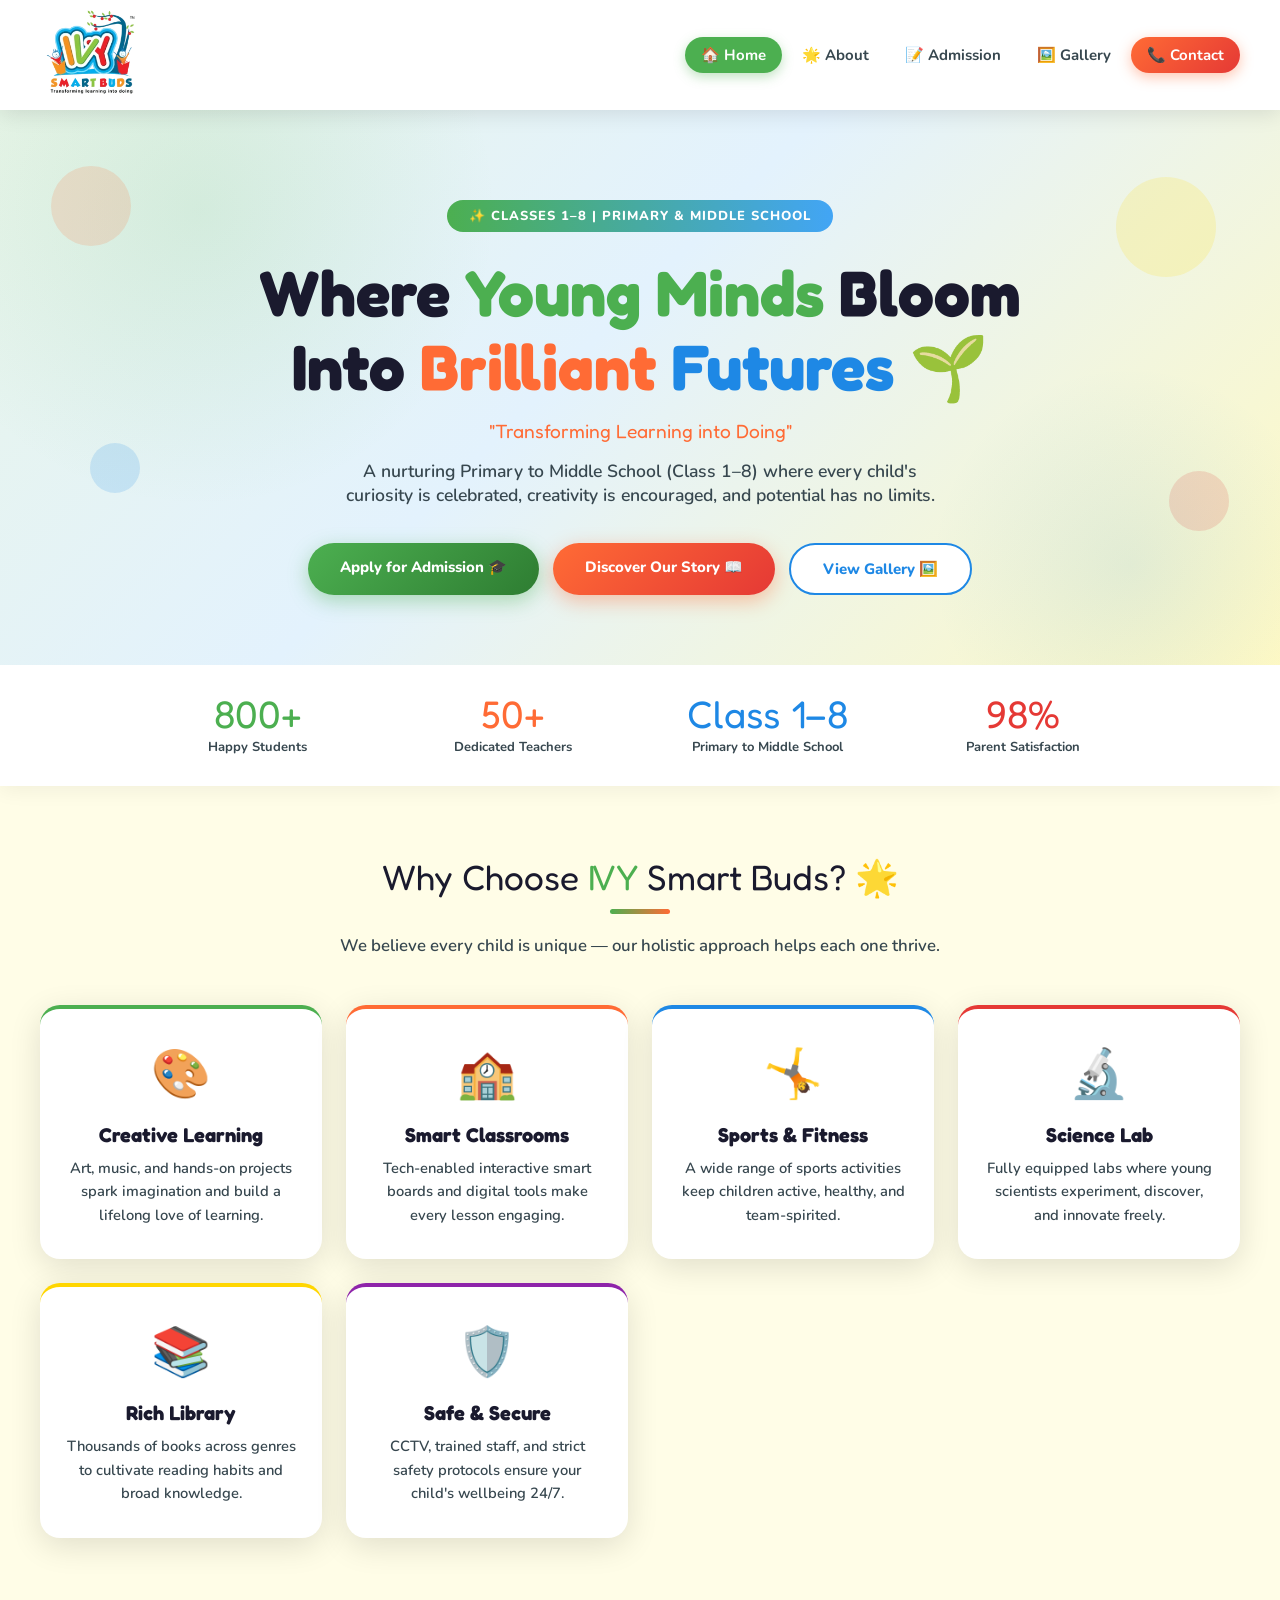
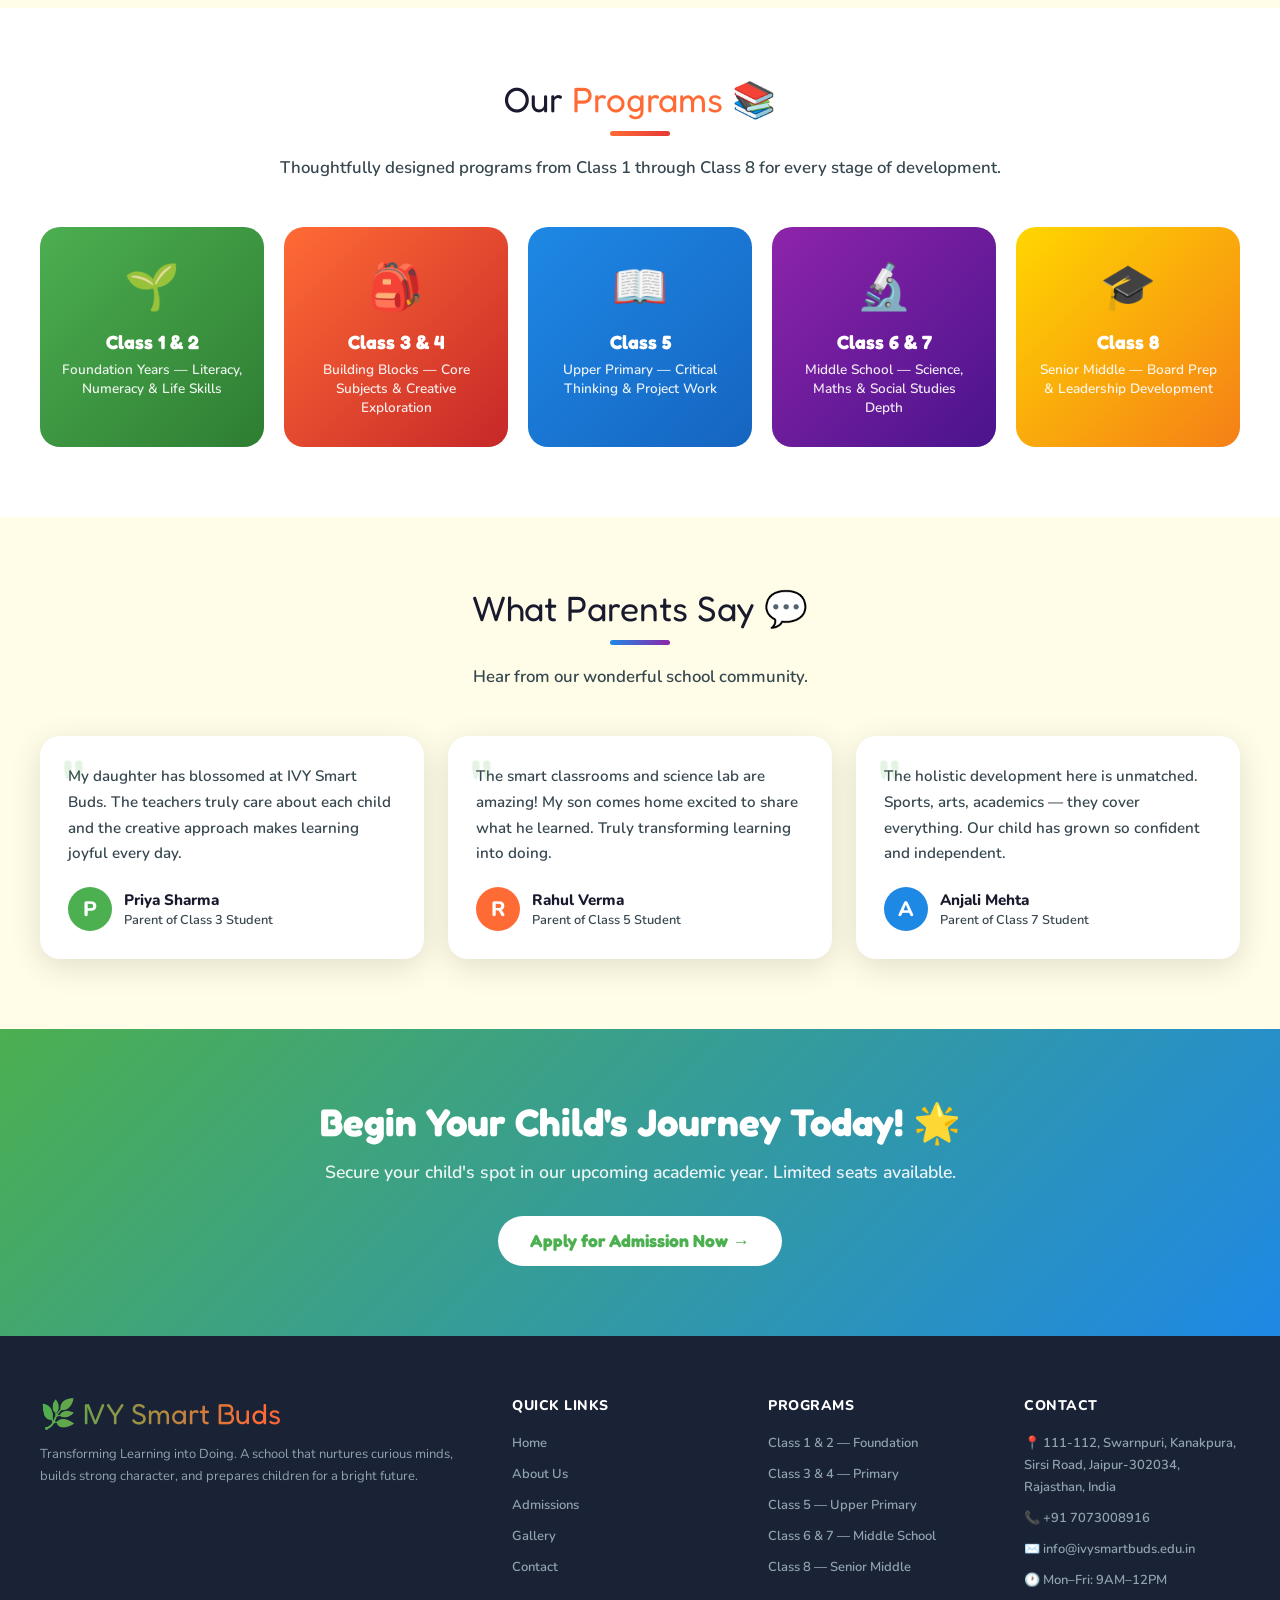
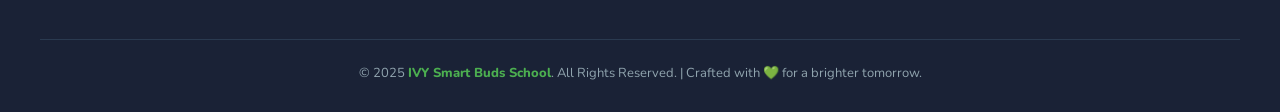
<file: index.html>
<!DOCTYPE html>
<html lang="en">
<head>
  <meta charset="UTF-8" />
  <meta name="viewport" content="width=device-width, initial-scale=1.0" />
  <title>IVY Smart Buds School — Home</title>
  <link rel="stylesheet" href="css/style.css" />
</head>
<body>

<!-- ═══════════════════════════════════════════════════
     NAVBAR
════════════════════════════════════════════════════ -->
<nav>
  <div class="nav-inner">
    <a class="logo-area" href="index.html">
      <img src="images/qt=q_95.webp" alt="">
    </a>

    <!-- Desktop links -->
    <ul class="nav-links">
      <li><a href="index.html">🏠 Home</a></li>
      <li><a href="about.html">🌟 About</a></li>
      <li><a href="admission.html">📝 Admission</a></li>
      <li><a href="gallery.html">🖼️ Gallery</a></li>
      <li><a href="contact.html" class="nav-cta">📞 Contact</a></li>
    </ul>

    <!-- Hamburger button (mobile) -->
    <button class="hamburger" id="hamburger" aria-label="Toggle menu">
      <span></span><span></span><span></span>
    </button>
  </div>
</nav>

<!-- Mobile drawer -->
<div class="menu-overlay" id="menuOverlay"></div>
<div class="mobile-menu" id="mobileMenu">
  <ul>
    <li><a href="index.html">🏠 Home</a></li>
    <li><a href="about.html">🌟 About Us</a></li>
    <li><a href="admission.html">📝 Admission</a></li>
    <li><a href="gallery.html">🖼️ Gallery</a></li>
    <li><a href="contact.html">📞 Contact Us</a></li>
  </ul>
</div>

<!-- ═══════════════════════════════════════════════════
     MAIN CONTENT
════════════════════════════════════════════════════ -->
<main>

  <!-- Hero -->
  <div class="hero">
    <div class="floaty floaty-1"></div>
    <div class="floaty floaty-2"></div>
    <div class="floaty floaty-3"></div>
    <div class="floaty floaty-4"></div>
    <div class="hero-badge">✨ Classes 1–8 | Primary &amp; Middle School</div>
    <h1>
      Where <span class="c-green">Young Minds</span> Bloom<br>
      Into <span class="c-orange">Brilliant</span> <span class="c-blue">Futures</span> 🌱
    </h1>
    <p class="hero-tagline">"Transforming Learning into Doing"</p>
    <p class="hero-sub">A nurturing Primary to Middle School (Class 1–8) where every child's curiosity is celebrated, creativity is encouraged, and potential has no limits.</p>
    <div class="hero-btns">
      <a href="admission.html" class="btn btn-primary">Apply for Admission 🎓</a>
      <a href="about.html"     class="btn btn-secondary">Discover Our Story 📖</a>
      <a href="gallery.html"   class="btn btn-outline">View Gallery 🖼️</a>
    </div>
  </div>

  <!-- Stats -->
  <div class="stats-bar">
    <div class="stats-inner">
      <div class="stat-item"><div class="stat-num">800+</div><div class="stat-label">Happy Students</div></div>
      <div class="stat-item"><div class="stat-num">50+</div><div class="stat-label">Dedicated Teachers</div></div>
      <div class="stat-item"><div class="stat-num">Class 1–8</div><div class="stat-label">Primary to Middle School</div></div>
      <div class="stat-item"><div class="stat-num">98%</div><div class="stat-label">Parent Satisfaction</div></div>
    </div>
  </div>

  <!-- Why IVY -->
  <section>
    <div class="section-inner">
      <div class="section-title">Why Choose <span style="color:var(--green)">IVY</span> Smart Buds? 🌟</div>
      <div class="section-divider" style="background:linear-gradient(90deg,var(--green),var(--orange))"></div>
      <p class="section-sub">We believe every child is unique — our holistic approach helps each one thrive.</p>
      <div class="features-grid">
        <div class="feature-card">
          <span class="feature-icon">🎨</span>
          <h3>Creative Learning</h3>
          <p>Art, music, and hands-on projects spark imagination and build a lifelong love of learning.</p>
        </div>
        <div class="feature-card">
          <span class="feature-icon">🏫</span>
          <h3>Smart Classrooms</h3>
          <p>Tech-enabled interactive smart boards and digital tools make every lesson engaging.</p>
        </div>
        <div class="feature-card">
          <span class="feature-icon">🤸</span>
          <h3>Sports &amp; Fitness</h3>
          <p>A wide range of sports activities keep children active, healthy, and team-spirited.</p>
        </div>
        <div class="feature-card">
          <span class="feature-icon">🔬</span>
          <h3>Science Lab</h3>
          <p>Fully equipped labs where young scientists experiment, discover, and innovate freely.</p>
        </div>
        <div class="feature-card">
          <span class="feature-icon">📚</span>
          <h3>Rich Library</h3>
          <p>Thousands of books across genres to cultivate reading habits and broad knowledge.</p>
        </div>
        <div class="feature-card">
          <span class="feature-icon">🛡️</span>
          <h3>Safe &amp; Secure</h3>
          <p>CCTV, trained staff, and strict safety protocols ensure your child's wellbeing 24/7.</p>
        </div>
      </div>
    </div>
  </section>

  <!-- Programs -->
  <section style="background:white;">
    <div class="section-inner">
      <div class="section-title">Our <span style="color:var(--orange)">Programs</span> 📚</div>
      <div class="section-divider" style="background:linear-gradient(90deg,var(--orange),var(--red))"></div>
      <p class="section-sub">Thoughtfully designed programs from Class 1 through Class 8 for every stage of development.</p>
      <div class="programs-grid">
        <div class="program-card">
          <div class="prog-icon">🌱</div>
          <h3>Class 1 &amp; 2</h3>
          <p>Foundation Years — Literacy, Numeracy &amp; Life Skills</p>
        </div>
        <div class="program-card">
          <div class="prog-icon">🎒</div>
          <h3>Class 3 &amp; 4</h3>
          <p>Building Blocks — Core Subjects &amp; Creative Exploration</p>
        </div>
        <div class="program-card">
          <div class="prog-icon">📖</div>
          <h3>Class 5</h3>
          <p>Upper Primary — Critical Thinking &amp; Project Work</p>
        </div>
        <div class="program-card">
          <div class="prog-icon">🔬</div>
          <h3>Class 6 &amp; 7</h3>
          <p>Middle School — Science, Maths &amp; Social Studies Depth</p>
        </div>
        <div class="program-card">
          <div class="prog-icon">🎓</div>
          <h3>Class 8</h3>
          <p>Senior Middle — Board Prep &amp; Leadership Development</p>
        </div>
      </div>
    </div>
  </section>

  <!-- Testimonials -->
  <section>
    <div class="section-inner">
      <div class="section-title">What Parents Say 💬</div>
      <div class="section-divider" style="background:linear-gradient(90deg,var(--blue),var(--purple))"></div>
      <p class="section-sub">Hear from our wonderful school community.</p>
      <div class="testimonials-grid">
        <div class="testimonial-card">
          <p class="testimonial-text">My daughter has blossomed at IVY Smart Buds. The teachers truly care about each child and the creative approach makes learning joyful every day.</p>
          <div class="testimonial-author">
            <div class="author-avatar" style="background:var(--green)">P</div>
            <div class="author-info"><strong>Priya Sharma</strong><span>Parent of Class 3 Student</span></div>
          </div>
        </div>
        <div class="testimonial-card">
          <p class="testimonial-text">The smart classrooms and science lab are amazing! My son comes home excited to share what he learned. Truly transforming learning into doing.</p>
          <div class="testimonial-author">
            <div class="author-avatar" style="background:var(--orange)">R</div>
            <div class="author-info"><strong>Rahul Verma</strong><span>Parent of Class 5 Student</span></div>
          </div>
        </div>
        <div class="testimonial-card">
          <p class="testimonial-text">The holistic development here is unmatched. Sports, arts, academics — they cover everything. Our child has grown so confident and independent.</p>
          <div class="testimonial-author">
            <div class="author-avatar" style="background:var(--blue)">A</div>
            <div class="author-info"><strong>Anjali Mehta</strong><span>Parent of Class 7 Student</span></div>
          </div>
        </div>
      </div>
    </div>
  </section>

  <!-- CTA -->
  <div class="cta-banner">
    <h2>Begin Your Child's Journey Today! 🌟</h2>
    <p>Secure your child's spot in our upcoming academic year. Limited seats available.</p>
    <a href="admission.html" class="btn" style="background:white;color:var(--green);font-family:'Fredoka One',cursive;font-size:1.1rem;">Apply for Admission Now →</a>
  </div>

</main>

<!-- ═══════════════════════════════════════════════════
     FOOTER
════════════════════════════════════════════════════ -->
<footer>
  <div class="footer-inner">
    <div class="footer-grid">
      <div class="footer-brand">
        <div class="f-logo">🌿 IVY Smart Buds</div>
        <p>Transforming Learning into Doing. A school that nurtures curious minds, builds strong character, and prepares children for a bright future.</p>
      </div>
      <div class="footer-col">
        <h4>Quick Links</h4>
        <ul>
          <li><a href="index.html">Home</a></li>
          <li><a href="about.html">About Us</a></li>
          <li><a href="admission.html">Admissions</a></li>
          <li><a href="gallery.html">Gallery</a></li>
          <li><a href="contact.html">Contact</a></li>
        </ul>
      </div>
      <div class="footer-col">
        <h4>Programs</h4>
        <ul>
          <li><a href="admission.html">Class 1 &amp; 2 — Foundation</a></li>
          <li><a href="admission.html">Class 3 &amp; 4 — Primary</a></li>
          <li><a href="admission.html">Class 5 — Upper Primary</a></li>
          <li><a href="admission.html">Class 6 &amp; 7 — Middle School</a></li>
          <li><a href="admission.html">Class 8 — Senior Middle</a></li>
        </ul>
      </div>
      <div class="footer-col">
        <h4>Contact</h4>
        <ul>
          <li><a>📍 111-112, Swarnpuri, Kanakpura, Sirsi Road, Jaipur-302034, Rajasthan, India</a></li>
          <li><a>📞 +91 7073008916</a></li>
          <li><a>✉️ info@ivysmartbuds.edu.in</a></li>
          <li><a>🕐 Mon–Fri: 9AM–12PM</a></li>
        </ul>
      </div>
    </div>
    <div class="footer-bottom">
      <p>© 2025 <span>IVY Smart Buds School</span>. All Rights Reserved. | Crafted with 💚 for a brighter tomorrow.</p>
    </div>
  </div>
</footer>

<script src="js/main.js"></script>
</body>
</html>
</file>
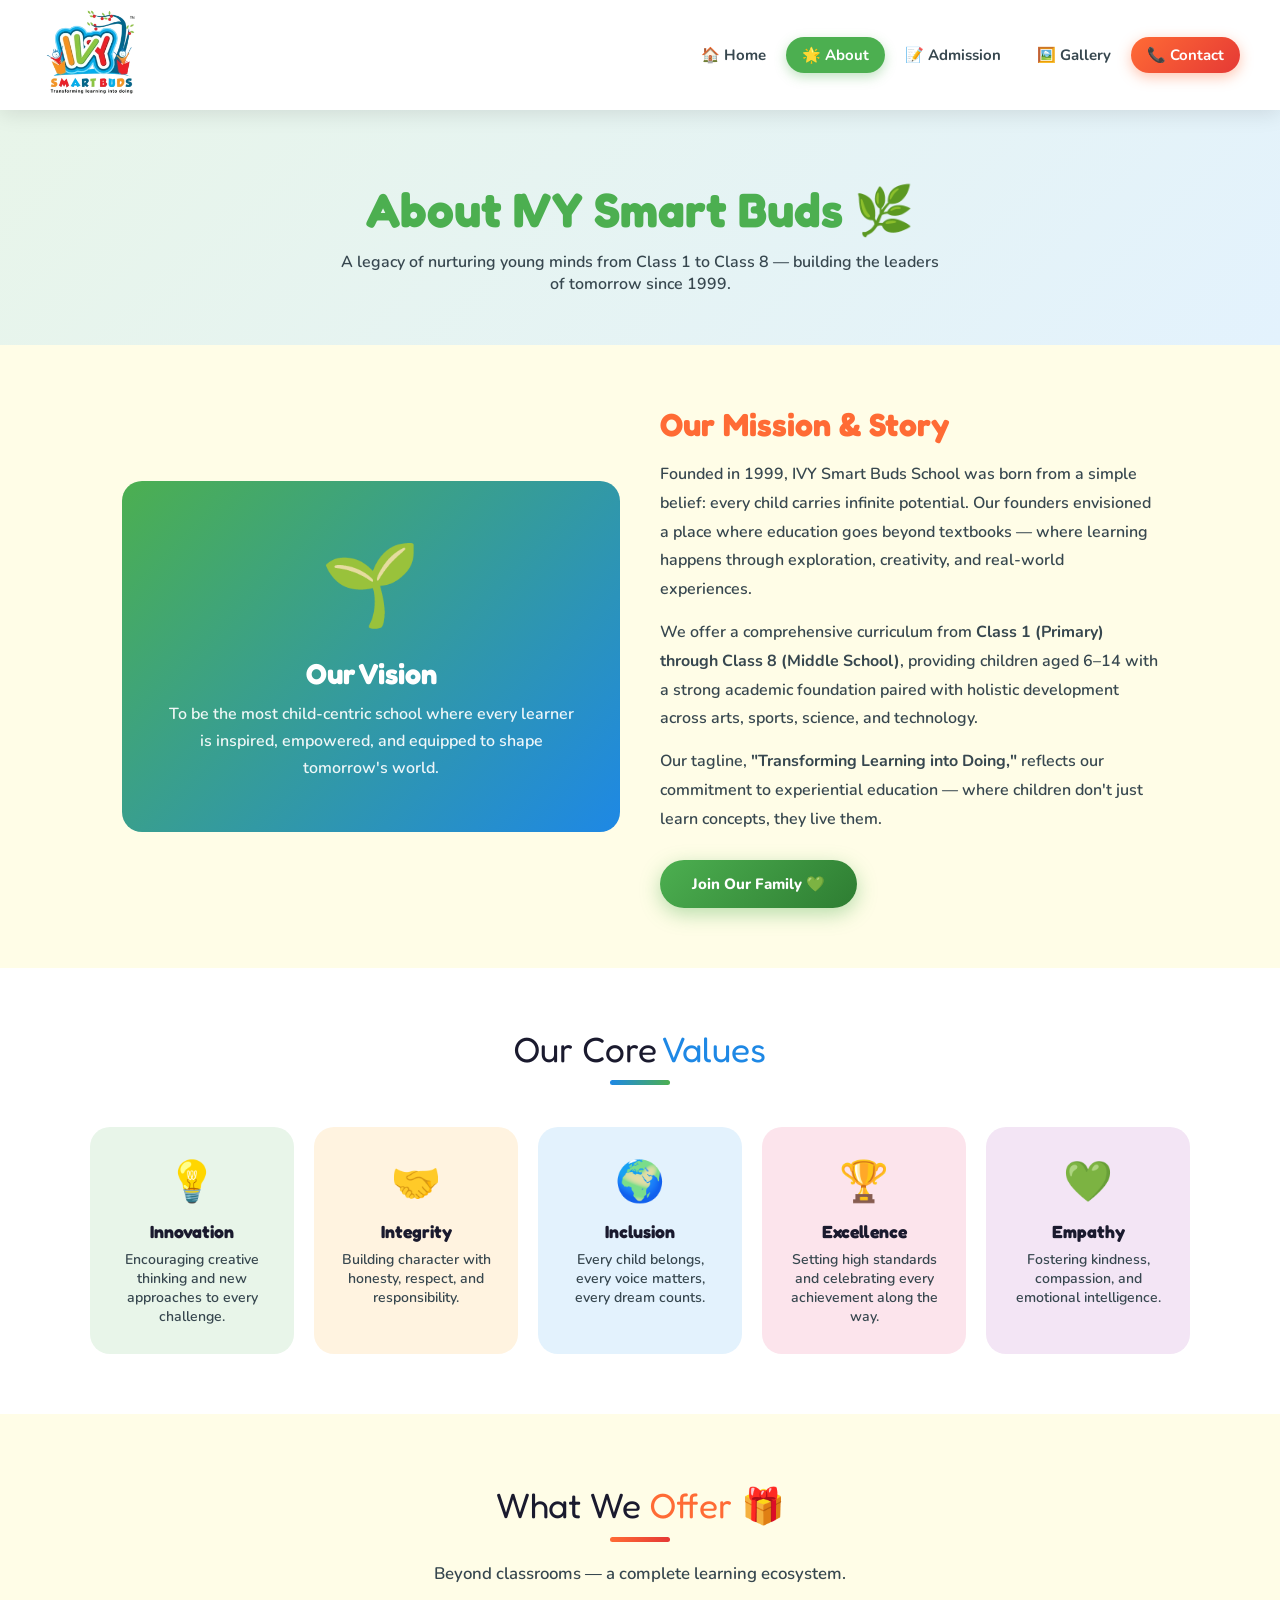
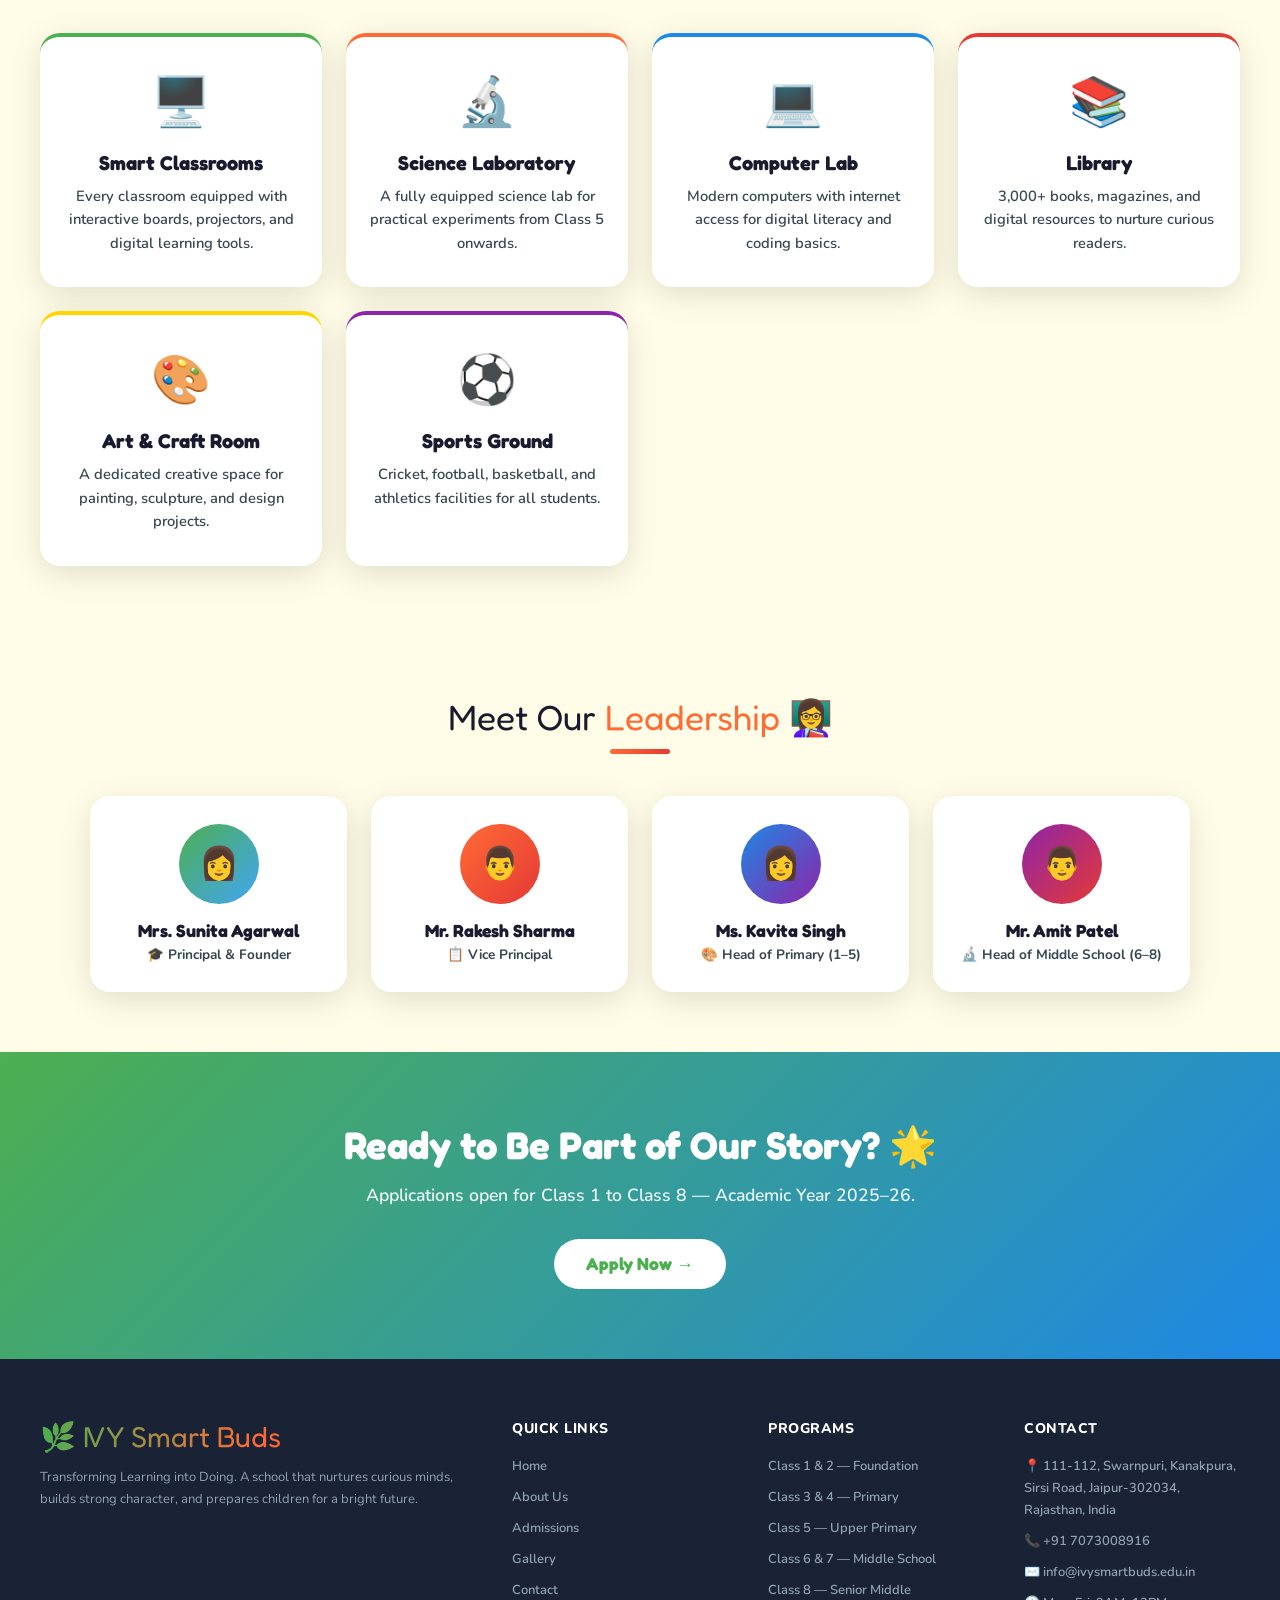
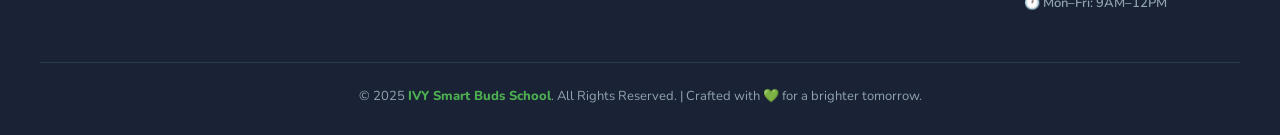
<file: about.html>
<!DOCTYPE html>
<html lang="en">
<head>
  <meta charset="UTF-8" />
  <meta name="viewport" content="width=device-width, initial-scale=1.0" />
  <title>IVY Smart Buds School — About Us</title>
  <link rel="stylesheet" href="css/style.css" />
</head>
<body>

<!-- ═══════════════════════════════════════════════════
     NAVBAR
════════════════════════════════════════════════════ -->
<nav>
  <div class="nav-inner">
    <a class="logo-area" href="index.html">
      <img src="images/qt=q_95.webp" alt="">
    </a>

    <!-- Desktop links -->
    <ul class="nav-links">
      <li><a href="index.html">🏠 Home</a></li>
      <li><a href="about.html">🌟 About</a></li>
      <li><a href="admission.html">📝 Admission</a></li>
      <li><a href="gallery.html">🖼️ Gallery</a></li>
      <li><a href="contact.html" class="nav-cta">📞 Contact</a></li>
    </ul>

    <!-- Hamburger button (mobile) -->
    <button class="hamburger" id="hamburger" aria-label="Toggle menu">
      <span></span><span></span><span></span>
    </button>
  </div>
</nav>

<div class="menu-overlay" id="menuOverlay"></div>
<div class="mobile-menu" id="mobileMenu">
  <ul>
    <li><a href="index.html">🏠 Home</a></li>
    <li><a href="about.html">🌟 About Us</a></li>
    <li><a href="admission.html">📝 Admission</a></li>
    <li><a href="gallery.html">🖼️ Gallery</a></li>
    <li><a href="contact.html">📞 Contact Us</a></li>
  </ul>
</div>

<!-- ═══════════════════════════════════════════════════
     MAIN CONTENT
════════════════════════════════════════════════════ -->
<main>

  <!-- Page Hero -->
  <div class="page-hero hero-green">
    <h1 style="color:var(--green)">About IVY Smart Buds 🌿</h1>
    <p>A legacy of nurturing young minds from Class 1 to Class 8 — building the leaders of tomorrow since 1999.</p>
  </div>

  <!-- Mission -->
  <div class="about-mission">
    <div class="mission-visual">
      <div class="big-icon">🌱</div>
      <h3>Our Vision</h3>
      <p>To be the most child-centric school where every learner is inspired, empowered, and equipped to shape tomorrow's world.</p>
    </div>
    <div class="mission-text">
      <h2>Our Mission &amp; Story</h2>
      <p>Founded in 1999, IVY Smart Buds School was born from a simple belief: every child carries infinite potential. Our founders envisioned a place where education goes beyond textbooks — where learning happens through exploration, creativity, and real-world experiences.</p>
      <p>We offer a comprehensive curriculum from <strong>Class 1 (Primary) through Class 8 (Middle School)</strong>, providing children aged 6–14 with a strong academic foundation paired with holistic development across arts, sports, science, and technology.</p>
      <p>Our tagline, <strong>"Transforming Learning into Doing,"</strong> reflects our commitment to experiential education — where children don't just learn concepts, they live them.</p>
      <a href="admission.html" class="btn btn-primary" style="margin-top:12px;">Join Our Family 💚</a>
    </div>
  </div>

  <!-- Core Values -->
  <div class="values-section">
    <div class="section-title">Our Core <span style="color:var(--blue)">Values</span></div>
    <div class="section-divider" style="background:linear-gradient(90deg,var(--blue),var(--green))"></div>
    <br>
    <div class="values-grid">
      <div class="value-card">
        <div class="v-icon">💡</div>
        <h3>Innovation</h3>
        <p>Encouraging creative thinking and new approaches to every challenge.</p>
      </div>
      <div class="value-card">
        <div class="v-icon">🤝</div>
        <h3>Integrity</h3>
        <p>Building character with honesty, respect, and responsibility.</p>
      </div>
      <div class="value-card">
        <div class="v-icon">🌍</div>
        <h3>Inclusion</h3>
        <p>Every child belongs, every voice matters, every dream counts.</p>
      </div>
      <div class="value-card">
        <div class="v-icon">🏆</div>
        <h3>Excellence</h3>
        <p>Setting high standards and celebrating every achievement along the way.</p>
      </div>
      <div class="value-card">
        <div class="v-icon">💚</div>
        <h3>Empathy</h3>
        <p>Fostering kindness, compassion, and emotional intelligence.</p>
      </div>
    </div>
  </div>

  <!-- What We Offer -->
  <section>
    <div class="section-inner">
      <div class="section-title">What We <span style="color:var(--orange)">Offer</span> 🎁</div>
      <div class="section-divider" style="background:linear-gradient(90deg,var(--orange),var(--red))"></div>
      <p class="section-sub">Beyond classrooms — a complete learning ecosystem.</p>
      <div class="features-grid">
        <div class="feature-card">
          <span class="feature-icon">🖥️</span>
          <h3>Smart Classrooms</h3>
          <p>Every classroom equipped with interactive boards, projectors, and digital learning tools.</p>
        </div>
        <div class="feature-card">
          <span class="feature-icon">🔬</span>
          <h3>Science Laboratory</h3>
          <p>A fully equipped science lab for practical experiments from Class 5 onwards.</p>
        </div>
        <div class="feature-card">
          <span class="feature-icon">💻</span>
          <h3>Computer Lab</h3>
          <p>Modern computers with internet access for digital literacy and coding basics.</p>
        </div>
        <div class="feature-card">
          <span class="feature-icon">📚</span>
          <h3>Library</h3>
          <p>3,000+ books, magazines, and digital resources to nurture curious readers.</p>
        </div>
        <div class="feature-card">
          <span class="feature-icon">🎨</span>
          <h3>Art &amp; Craft Room</h3>
          <p>A dedicated creative space for painting, sculpture, and design projects.</p>
        </div>
        <div class="feature-card">
          <span class="feature-icon">⚽</span>
          <h3>Sports Ground</h3>
          <p>Cricket, football, basketball, and athletics facilities for all students.</p>
        </div>
      </div>
    </div>
  </section>

  <!-- Leadership Team -->
  <div class="team-section">
    <div class="section-title">Meet Our <span style="color:var(--orange)">Leadership</span> 👩‍🏫</div>
    <div class="section-divider" style="background:linear-gradient(90deg,var(--orange),var(--red))"></div>
    <br>
    <div class="team-grid">
      <div class="team-card">
        <div class="team-avatar" style="background:linear-gradient(135deg,var(--green),var(--blue-light))">👩</div>
        <h3>Mrs. Sunita Agarwal</h3>
        <div class="role">🎓 Principal &amp; Founder</div>
      </div>
      <div class="team-card">
        <div class="team-avatar" style="background:linear-gradient(135deg,var(--orange),var(--red))">👨</div>
        <h3>Mr. Rakesh Sharma</h3>
        <div class="role">📋 Vice Principal</div>
      </div>
      <div class="team-card">
        <div class="team-avatar" style="background:linear-gradient(135deg,var(--blue),var(--purple))">👩</div>
        <h3>Ms. Kavita Singh</h3>
        <div class="role">🎨 Head of Primary (1–5)</div>
      </div>
      <div class="team-card">
        <div class="team-avatar" style="background:linear-gradient(135deg,var(--purple),var(--red))">👨</div>
        <h3>Mr. Amit Patel</h3>
        <div class="role">🔬 Head of Middle School (6–8)</div>
      </div>
    </div>
  </div>

  <!-- CTA -->
  <div class="cta-banner">
    <h2>Ready to Be Part of Our Story? 🌟</h2>
    <p>Applications open for Class 1 to Class 8 — Academic Year 2025–26.</p>
    <a href="admission.html" class="btn" style="background:white;color:var(--green);font-family:'Fredoka One',cursive;font-size:1.1rem;">Apply Now →</a>
  </div>

</main>

<!-- ═══════════════════════════════════════════════════
     FOOTER
════════════════════════════════════════════════════ -->
<footer>
  <div class="footer-inner">
    <div class="footer-grid">
      <div class="footer-brand">
        <div class="f-logo">🌿 IVY Smart Buds</div>
        <p>Transforming Learning into Doing. A school that nurtures curious minds, builds strong character, and prepares children for a bright future.</p>
      </div>
      <div class="footer-col">
        <h4>Quick Links</h4>
        <ul>
          <li><a href="index.html">Home</a></li>
          <li><a href="about.html">About Us</a></li>
          <li><a href="admission.html">Admissions</a></li>
          <li><a href="gallery.html">Gallery</a></li>
          <li><a href="contact.html">Contact</a></li>
        </ul>
      </div>
      <div class="footer-col">
        <h4>Programs</h4>
        <ul>
          <li><a href="admission.html">Class 1 &amp; 2 — Foundation</a></li>
          <li><a href="admission.html">Class 3 &amp; 4 — Primary</a></li>
          <li><a href="admission.html">Class 5 — Upper Primary</a></li>
          <li><a href="admission.html">Class 6 &amp; 7 — Middle School</a></li>
          <li><a href="admission.html">Class 8 — Senior Middle</a></li>
        </ul>
      </div>
      <div class="footer-col">
        <h4>Contact</h4>
        <ul>
          <li><a>📍 111-112, Swarnpuri, Kanakpura, Sirsi Road, Jaipur-302034, Rajasthan, India</a></li>
          <li><a>📞 +91 7073008916</a></li>
          <li><a>✉️ info@ivysmartbuds.edu.in</a></li>
          <li><a>🕐 Mon–Fri: 9AM–12PM</a></li>
        </ul>
      </div>
    </div>
    <div class="footer-bottom">
      <p>© 2025 <span>IVY Smart Buds School</span>. All Rights Reserved. | Crafted with 💚 for a brighter tomorrow.</p>
    </div>
  </div>
</footer>

<script src="js/main.js"></script>
</body>
</html>
</file>
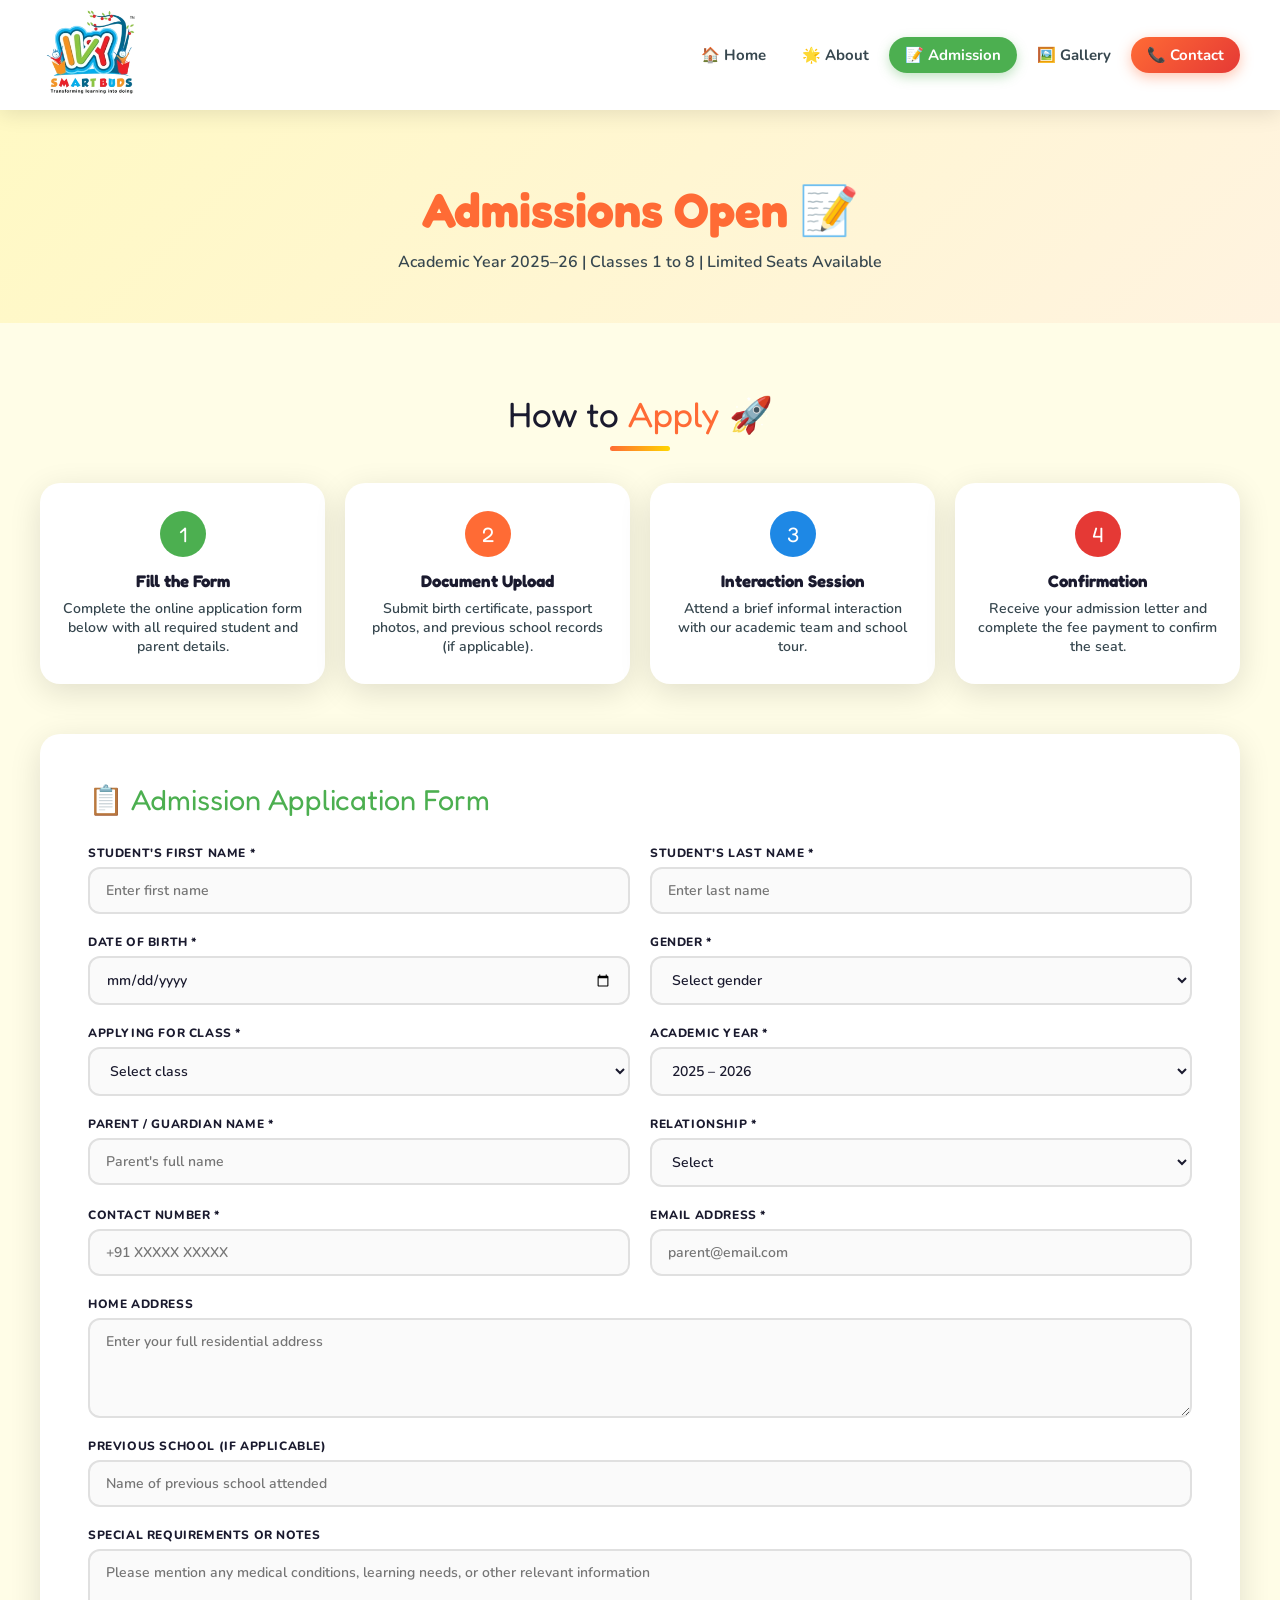
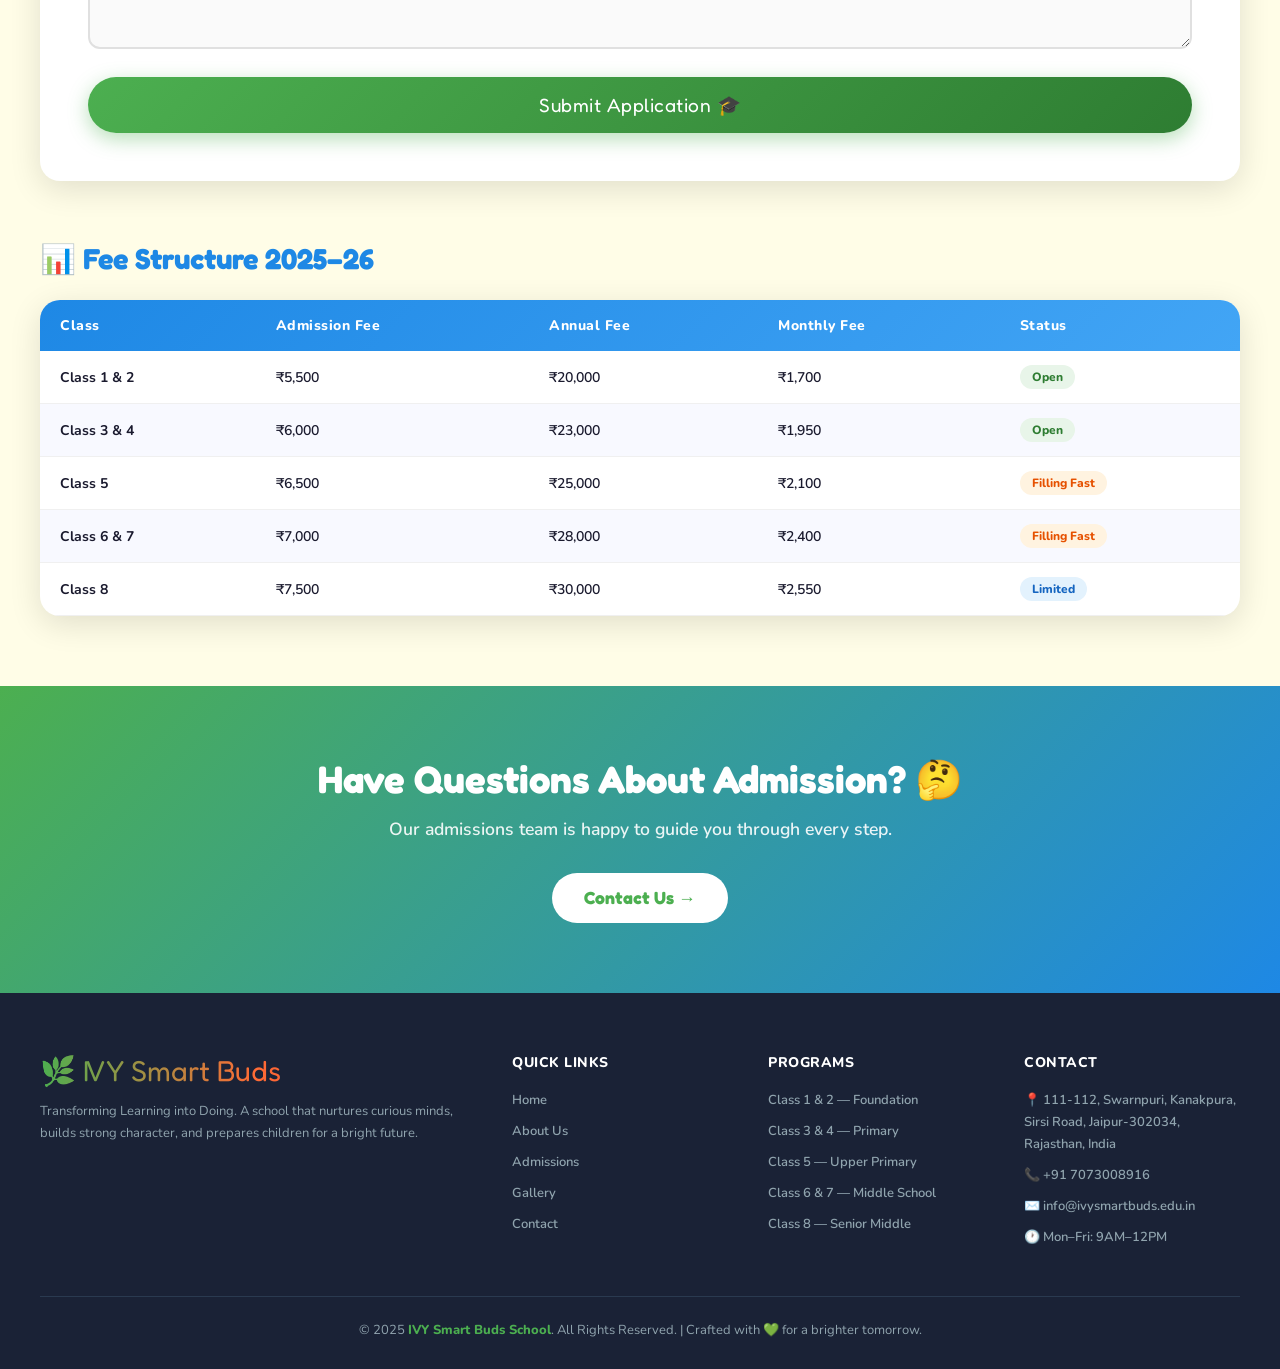
<file: admission.html>
<!DOCTYPE html>
<html lang="en">
<head>
  <meta charset="UTF-8" />
  <meta name="viewport" content="width=device-width, initial-scale=1.0" />
  <title>IVY Smart Buds School — Admissions</title>
  <link rel="stylesheet" href="css/style.css" />
</head>
<body>

<!-- ═══════════════════════════════════════════════════
     NAVBAR
════════════════════════════════════════════════════ -->
<nav>
  <div class="nav-inner">
    <a class="logo-area" href="index.html">
      <img src="images/qt=q_95.webp" alt="">
    </a>

    <!-- Desktop links -->
    <ul class="nav-links">
      <li><a href="index.html">🏠 Home</a></li>
      <li><a href="about.html">🌟 About</a></li>
      <li><a href="admission.html">📝 Admission</a></li>
      <li><a href="gallery.html">🖼️ Gallery</a></li>
      <li><a href="contact.html" class="nav-cta">📞 Contact</a></li>
    </ul>

    <!-- Hamburger button (mobile) -->
    <button class="hamburger" id="hamburger" aria-label="Toggle menu">
      <span></span><span></span><span></span>
    </button>
  </div>
</nav>

<div class="menu-overlay" id="menuOverlay"></div>
<div class="mobile-menu" id="mobileMenu">
  <ul>
    <li><a href="index.html">🏠 Home</a></li>
    <li><a href="about.html">🌟 About Us</a></li>
    <li><a href="admission.html">📝 Admission</a></li>
    <li><a href="gallery.html">🖼️ Gallery</a></li>
    <li><a href="contact.html">📞 Contact Us</a></li>
  </ul>
</div>

<!-- ═══════════════════════════════════════════════════
     MAIN CONTENT
════════════════════════════════════════════════════ -->
<main>

  <!-- Page Hero -->
  <div class="page-hero hero-yellow">
    <h1 style="color:var(--orange)">Admissions Open 📝</h1>
    <p>Academic Year 2025–26 | Classes 1 to 8 | Limited Seats Available</p>
  </div>

  <!-- Content Wrapper -->
  <section>
    <div class="section-inner">

      <!-- Steps -->
      <div class="section-title">How to <span style="color:var(--orange)">Apply</span> 🚀</div>
      <div class="section-divider" style="background:linear-gradient(90deg,var(--orange),var(--yellow));margin-bottom:32px;"></div>
      <div class="steps-row">
        <div class="step-card">
          <div class="step-num">1</div>
          <h3>Fill the Form</h3>
          <p>Complete the online application form below with all required student and parent details.</p>
        </div>
        <div class="step-card">
          <div class="step-num">2</div>
          <h3>Document Upload</h3>
          <p>Submit birth certificate, passport photos, and previous school records (if applicable).</p>
        </div>
        <div class="step-card">
          <div class="step-num">3</div>
          <h3>Interaction Session</h3>
          <p>Attend a brief informal interaction with our academic team and school tour.</p>
        </div>
        <div class="step-card">
          <div class="step-num">4</div>
          <h3>Confirmation</h3>
          <p>Receive your admission letter and complete the fee payment to confirm the seat.</p>
        </div>
      </div>

      <!-- Application Form -->
      <div class="admission-form-wrap">
        <div class="form-title">📋 Admission Application Form</div>
        <form id="admissionForm">
          <div class="form-grid">
            <div class="form-group">
              <label>Student's First Name *</label>
              <input type="text" placeholder="Enter first name" required />
            </div>
            <div class="form-group">
              <label>Student's Last Name *</label>
              <input type="text" placeholder="Enter last name" required />
            </div>
            <div class="form-group">
              <label>Date of Birth *</label>
              <input type="date" required />
            </div>
            <div class="form-group">
              <label>Gender *</label>
              <select required>
                <option value="">Select gender</option>
                <option>Male</option>
                <option>Female</option>
                <option>Prefer not to say</option>
              </select>
            </div>
            <div class="form-group">
              <label>Applying for Class *</label>
              <select required>
                <option value="">Select class</option>
                <option>Class 1</option>
                <option>Class 2</option>
                <option>Class 3</option>
                <option>Class 4</option>
                <option>Class 5</option>
                <option>Class 6</option>
                <option>Class 7</option>
                <option>Class 8</option>
              </select>
            </div>
            <div class="form-group">
              <label>Academic Year *</label>
              <select>
                <option>2025 – 2026</option>
                <option>2026 – 2027</option>
              </select>
            </div>
            <div class="form-group">
              <label>Parent / Guardian Name *</label>
              <input type="text" placeholder="Parent's full name" required />
            </div>
            <div class="form-group">
              <label>Relationship *</label>
              <select required>
                <option value="">Select</option>
                <option>Father</option>
                <option>Mother</option>
                <option>Guardian</option>
              </select>
            </div>
            <div class="form-group">
              <label>Contact Number *</label>
              <input type="tel" placeholder="+91 XXXXX XXXXX" required />
            </div>
            <div class="form-group">
              <label>Email Address *</label>
              <input type="email" placeholder="parent@email.com" required />
            </div>
            <div class="form-group full">
              <label>Home Address</label>
              <textarea placeholder="Enter your full residential address"></textarea>
            </div>
            <div class="form-group full">
              <label>Previous School (if applicable)</label>
              <input type="text" placeholder="Name of previous school attended" />
            </div>
            <div class="form-group full">
              <label>Special Requirements or Notes</label>
              <textarea placeholder="Please mention any medical conditions, learning needs, or other relevant information"></textarea>
            </div>
          </div>
          <button type="submit" class="submit-btn">Submit Application 🎓</button>
        </form>
      </div>

      <!-- Fee Structure -->
      <div class="fee-table">
        <h2>📊 Fee Structure 2025–26</h2>
        <table>
          <thead>
            <tr>
              <th>Class</th>
              <th>Admission Fee</th>
              <th>Annual Fee</th>
              <th>Monthly Fee</th>
              <th>Status</th>
            </tr>
          </thead>
          <tbody>
            <tr>
              <td><strong>Class 1 &amp; 2</strong></td>
              <td>₹5,500</td><td>₹20,000</td><td>₹1,700</td>
              <td><span class="badge badge-green">Open</span></td>
            </tr>
            <tr>
              <td><strong>Class 3 &amp; 4</strong></td>
              <td>₹6,000</td><td>₹23,000</td><td>₹1,950</td>
              <td><span class="badge badge-green">Open</span></td>
            </tr>
            <tr>
              <td><strong>Class 5</strong></td>
              <td>₹6,500</td><td>₹25,000</td><td>₹2,100</td>
              <td><span class="badge badge-orange">Filling Fast</span></td>
            </tr>
            <tr>
              <td><strong>Class 6 &amp; 7</strong></td>
              <td>₹7,000</td><td>₹28,000</td><td>₹2,400</td>
              <td><span class="badge badge-orange">Filling Fast</span></td>
            </tr>
            <tr>
              <td><strong>Class 8</strong></td>
              <td>₹7,500</td><td>₹30,000</td><td>₹2,550</td>
              <td><span class="badge badge-blue">Limited</span></td>
            </tr>
          </tbody>
        </table>
      </div>

    </div>
  </section>

  <!-- CTA -->
  <div class="cta-banner">
    <h2>Have Questions About Admission? 🤔</h2>
    <p>Our admissions team is happy to guide you through every step.</p>
    <a href="contact.html" class="btn" style="background:white;color:var(--green);font-family:'Fredoka One',cursive;font-size:1.1rem;">Contact Us →</a>
  </div>

</main>

<!-- ═══════════════════════════════════════════════════
     FOOTER
════════════════════════════════════════════════════ -->
<footer>
  <div class="footer-inner">
    <div class="footer-grid">
      <div class="footer-brand">
        <div class="f-logo">🌿 IVY Smart Buds</div>
        <p>Transforming Learning into Doing. A school that nurtures curious minds, builds strong character, and prepares children for a bright future.</p>
      </div>
      <div class="footer-col">
        <h4>Quick Links</h4>
        <ul>
          <li><a href="index.html">Home</a></li>
          <li><a href="about.html">About Us</a></li>
          <li><a href="admission.html">Admissions</a></li>
          <li><a href="gallery.html">Gallery</a></li>
          <li><a href="contact.html">Contact</a></li>
        </ul>
      </div>
      <div class="footer-col">
        <h4>Programs</h4>
        <ul>
          <li><a href="admission.html">Class 1 &amp; 2 — Foundation</a></li>
          <li><a href="admission.html">Class 3 &amp; 4 — Primary</a></li>
          <li><a href="admission.html">Class 5 — Upper Primary</a></li>
          <li><a href="admission.html">Class 6 &amp; 7 — Middle School</a></li>
          <li><a href="admission.html">Class 8 — Senior Middle</a></li>
        </ul>
      </div>
      <div class="footer-col">
        <h4>Contact</h4>
        <ul>
          <li><a>📍 111-112, Swarnpuri, Kanakpura, Sirsi Road, Jaipur-302034, Rajasthan, India</a></li>
          <li><a>📞 +91 7073008916</a></li>
          <li><a>✉️ info@ivysmartbuds.edu.in</a></li>
          <li><a>🕐 Mon–Fri: 9AM–12PM</a></li>
        </ul>
      </div>
    </div>
    <div class="footer-bottom">
      <p>© 2025 <span>IVY Smart Buds School</span>. All Rights Reserved. | Crafted with 💚 for a brighter tomorrow.</p>
    </div>
  </div>
</footer>

<script src="js/main.js"></script>
</body>
</html>
</file>
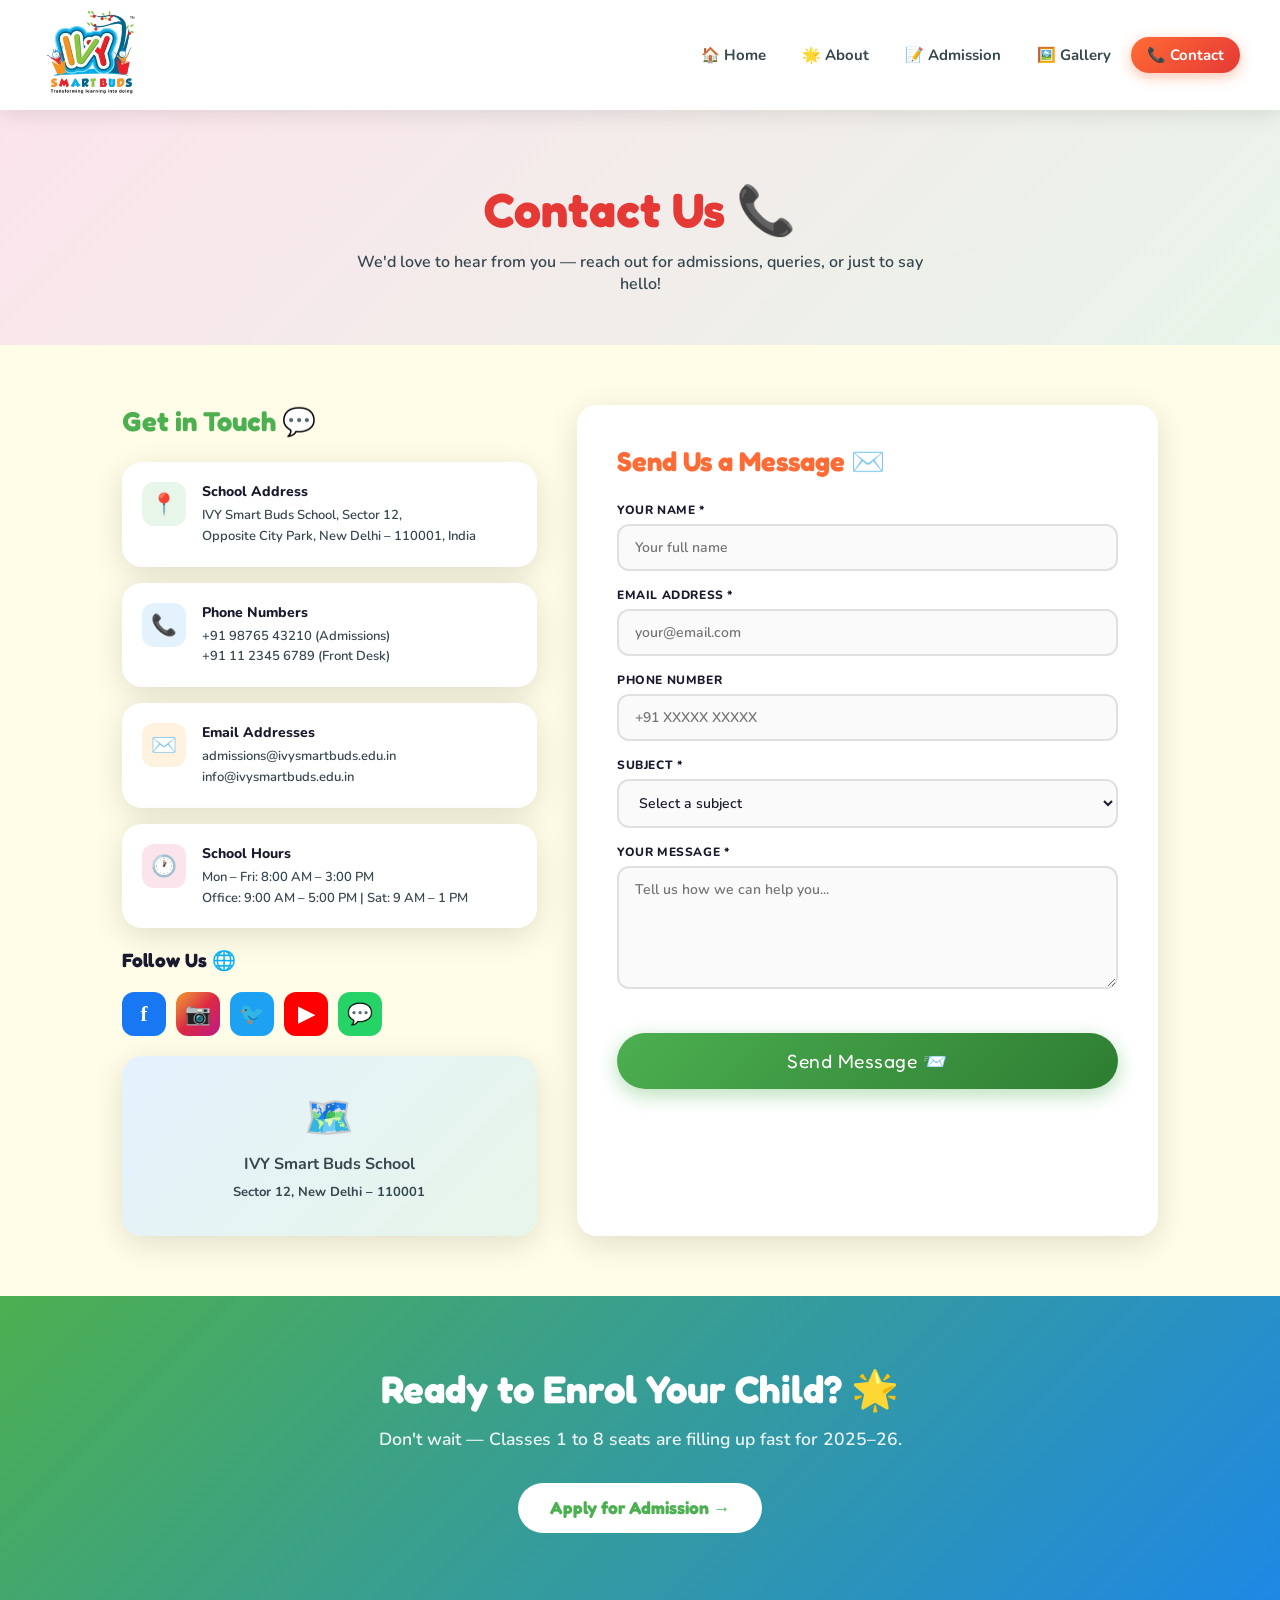
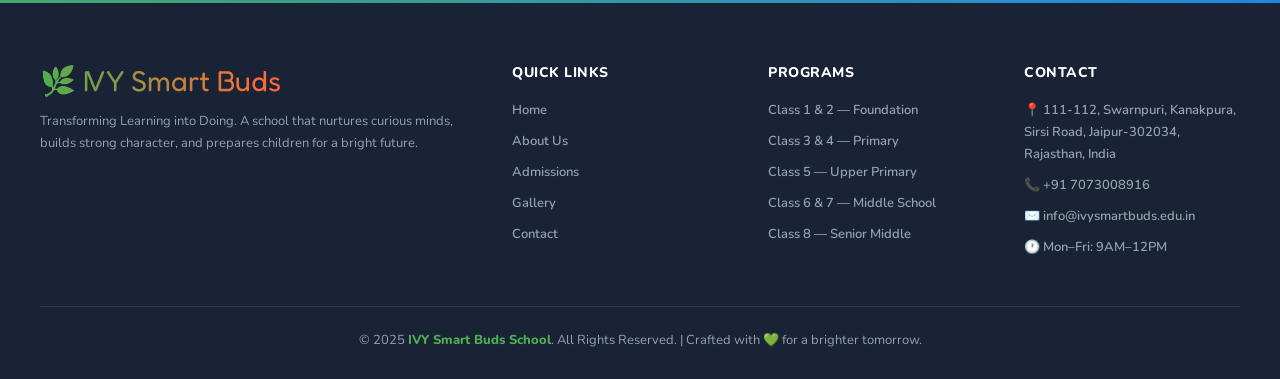
<file: contact.html>
<!DOCTYPE html>
<html lang="en">
<head>
  <meta charset="UTF-8" />
  <meta name="viewport" content="width=device-width, initial-scale=1.0" />
  <title>IVY Smart Buds School — Contact Us</title>
  <link rel="stylesheet" href="css/style.css" />
</head>
<body>

<!-- ═══════════════════════════════════════════════════
     NAVBAR
════════════════════════════════════════════════════ -->
<nav>
  <div class="nav-inner">
    <a class="logo-area" href="index.html">
      <img src="images/qt=q_95.webp" alt="">
    </a>

    <!-- Desktop links -->
    <ul class="nav-links">
      <li><a href="index.html">🏠 Home</a></li>
      <li><a href="about.html">🌟 About</a></li>
      <li><a href="admission.html">📝 Admission</a></li>
      <li><a href="gallery.html">🖼️ Gallery</a></li>
      <li><a href="contact.html" class="nav-cta">📞 Contact</a></li>
    </ul>

    <!-- Hamburger button (mobile) -->
    <button class="hamburger" id="hamburger" aria-label="Toggle menu">
      <span></span><span></span><span></span>
    </button>
  </div>
</nav>

<div class="menu-overlay" id="menuOverlay"></div>
<div class="mobile-menu" id="mobileMenu">
  <ul>
    <li><a href="index.html">🏠 Home</a></li>
    <li><a href="about.html">🌟 About Us</a></li>
    <li><a href="admission.html">📝 Admission</a></li>
    <li><a href="gallery.html">🖼️ Gallery</a></li>
    <li><a href="contact.html">📞 Contact Us</a></li>
  </ul>
</div>

<!-- ═══════════════════════════════════════════════════
     MAIN CONTENT
════════════════════════════════════════════════════ -->
<main>

  <!-- Page Hero -->
  <div class="page-hero hero-pink">
    <h1 style="color:var(--red)">Contact Us 📞</h1>
    <p>We'd love to hear from you — reach out for admissions, queries, or just to say hello!</p>
  </div>

  <!-- Contact Grid -->
  <div class="contact-content">

    <!-- Left: Info -->
    <div class="contact-info">
      <h2>Get in Touch 💬</h2>

      <div class="contact-card">
        <div class="contact-card-icon" style="background:#e8f5e9;">📍</div>
        <div>
          <h4>School Address</h4>
          <p>IVY Smart Buds School, Sector 12,<br>Opposite City Park, New Delhi – 110001, India</p>
        </div>
      </div>

      <div class="contact-card">
        <div class="contact-card-icon" style="background:#e3f2fd;">📞</div>
        <div>
          <h4>Phone Numbers</h4>
          <p>+91 98765 43210 (Admissions)<br>+91 11 2345 6789 (Front Desk)</p>
        </div>
      </div>

      <div class="contact-card">
        <div class="contact-card-icon" style="background:#fff3e0;">✉️</div>
        <div>
          <h4>Email Addresses</h4>
          <p>admissions@ivysmartbuds.edu.in<br>info@ivysmartbuds.edu.in</p>
        </div>
      </div>

      <div class="contact-card">
        <div class="contact-card-icon" style="background:#fce4ec;">🕐</div>
        <div>
          <h4>School Hours</h4>
          <p>Mon – Fri: 8:00 AM – 3:00 PM<br>Office: 9:00 AM – 5:00 PM | Sat: 9 AM – 1 PM</p>
        </div>
      </div>

      <h3 style="font-family:'Fredoka One',cursive;font-size:1.2rem;margin-top:20px;margin-bottom:12px;">Follow Us 🌐</h3>
      <div class="social-row">
        <div class="social-btn" style="background:#1877f2;color:white;" title="Facebook">f</div>
        <div class="social-btn" style="background:linear-gradient(135deg,#f09433,#e6683c,#dc2743,#cc2366,#bc1888);color:white;" title="Instagram">📷</div>
        <div class="social-btn" style="background:#1da1f2;color:white;" title="Twitter">🐦</div>
        <div class="social-btn" style="background:#ff0000;color:white;" title="YouTube">▶</div>
        <div class="social-btn" style="background:#25d366;color:white;" title="WhatsApp">💬</div>
      </div>

      <div class="map-box">
        <span style="font-size:2.5rem;">🗺️</span>
        <strong>IVY Smart Buds School</strong>
        <span style="font-size:13px;">Sector 12, New Delhi – 110001</span>
      </div>
    </div>

    <!-- Right: Message Form -->
    <div class="contact-form-box">
      <h2>Send Us a Message ✉️</h2>
      <form id="contactForm" class="contact-form-inner">
        <div class="form-group">
          <label>Your Name *</label>
          <input type="text" placeholder="Your full name" required />
        </div>
        <div class="form-group">
          <label>Email Address *</label>
          <input type="email" placeholder="your@email.com" required />
        </div>
        <div class="form-group">
          <label>Phone Number</label>
          <input type="tel" placeholder="+91 XXXXX XXXXX" />
        </div>
        <div class="form-group">
          <label>Subject *</label>
          <select required>
            <option value="">Select a subject</option>
            <option>Admission Enquiry</option>
            <option>Fee Related</option>
            <option>Academics</option>
            <option>Events &amp; Activities</option>
            <option>General Enquiry</option>
            <option>Feedback / Suggestion</option>
          </select>
        </div>
        <div class="form-group">
          <label>Your Message *</label>
          <textarea rows="5" placeholder="Tell us how we can help you..." required></textarea>
        </div>
        <button type="submit" class="submit-btn">Send Message 📨</button>
      </form>
    </div>

  </div>

  <!-- CTA -->
  <div class="cta-banner">
    <h2>Ready to Enrol Your Child? 🌟</h2>
    <p>Don't wait — Classes 1 to 8 seats are filling up fast for 2025–26.</p>
    <a href="admission.html" class="btn" style="background:white;color:var(--green);font-family:'Fredoka One',cursive;font-size:1.1rem;">Apply for Admission →</a>
  </div>

</main>

<!-- ═══════════════════════════════════════════════════
     FOOTER
════════════════════════════════════════════════════ -->
<footer>
  <div class="footer-inner">
    <div class="footer-grid">
      <div class="footer-brand">
        <div class="f-logo">🌿 IVY Smart Buds</div>
        <p>Transforming Learning into Doing. A school that nurtures curious minds, builds strong character, and prepares children for a bright future.</p>
      </div>
      <div class="footer-col">
        <h4>Quick Links</h4>
        <ul>
          <li><a href="index.html">Home</a></li>
          <li><a href="about.html">About Us</a></li>
          <li><a href="admission.html">Admissions</a></li>
          <li><a href="gallery.html">Gallery</a></li>
          <li><a href="contact.html">Contact</a></li>
        </ul>
      </div>
      <div class="footer-col">
        <h4>Programs</h4>
        <ul>
          <li><a href="admission.html">Class 1 &amp; 2 — Foundation</a></li>
          <li><a href="admission.html">Class 3 &amp; 4 — Primary</a></li>
          <li><a href="admission.html">Class 5 — Upper Primary</a></li>
          <li><a href="admission.html">Class 6 &amp; 7 — Middle School</a></li>
          <li><a href="admission.html">Class 8 — Senior Middle</a></li>
        </ul>
      </div>
      <div class="footer-col">
        <h4>Contact</h4>
        <ul>
          <li><a>📍 111-112, Swarnpuri, Kanakpura, Sirsi Road, Jaipur-302034, Rajasthan, India</a></li>
          <li><a>📞 +91 7073008916</a></li>
          <li><a>✉️ info@ivysmartbuds.edu.in</a></li>
          <li><a>🕐 Mon–Fri: 9AM–12PM</a></li>
        </ul>
      </div>
    </div>
    <div class="footer-bottom">
      <p>© 2025 <span>IVY Smart Buds School</span>. All Rights Reserved. | Crafted with 💚 for a brighter tomorrow.</p>
    </div>
  </div>
</footer>

<script src="js/main.js"></script>
</body>
</html>
</file>
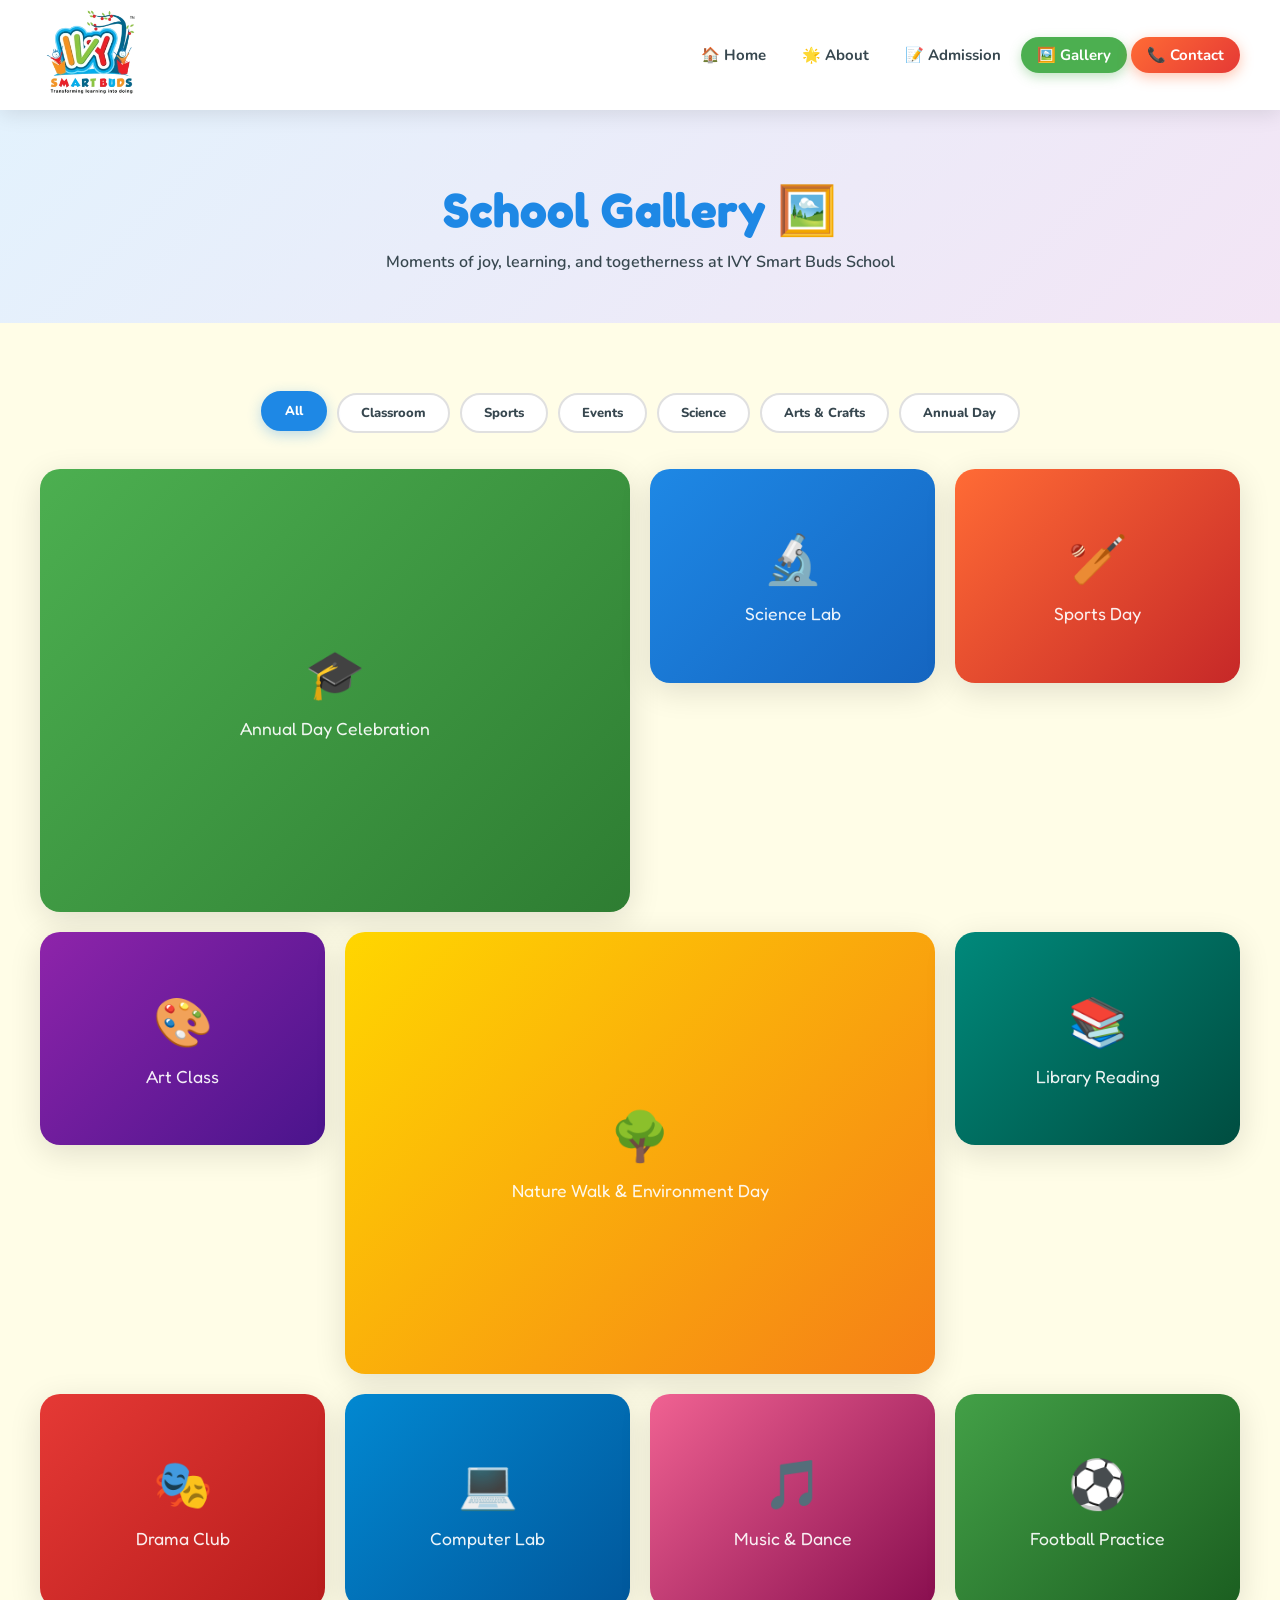
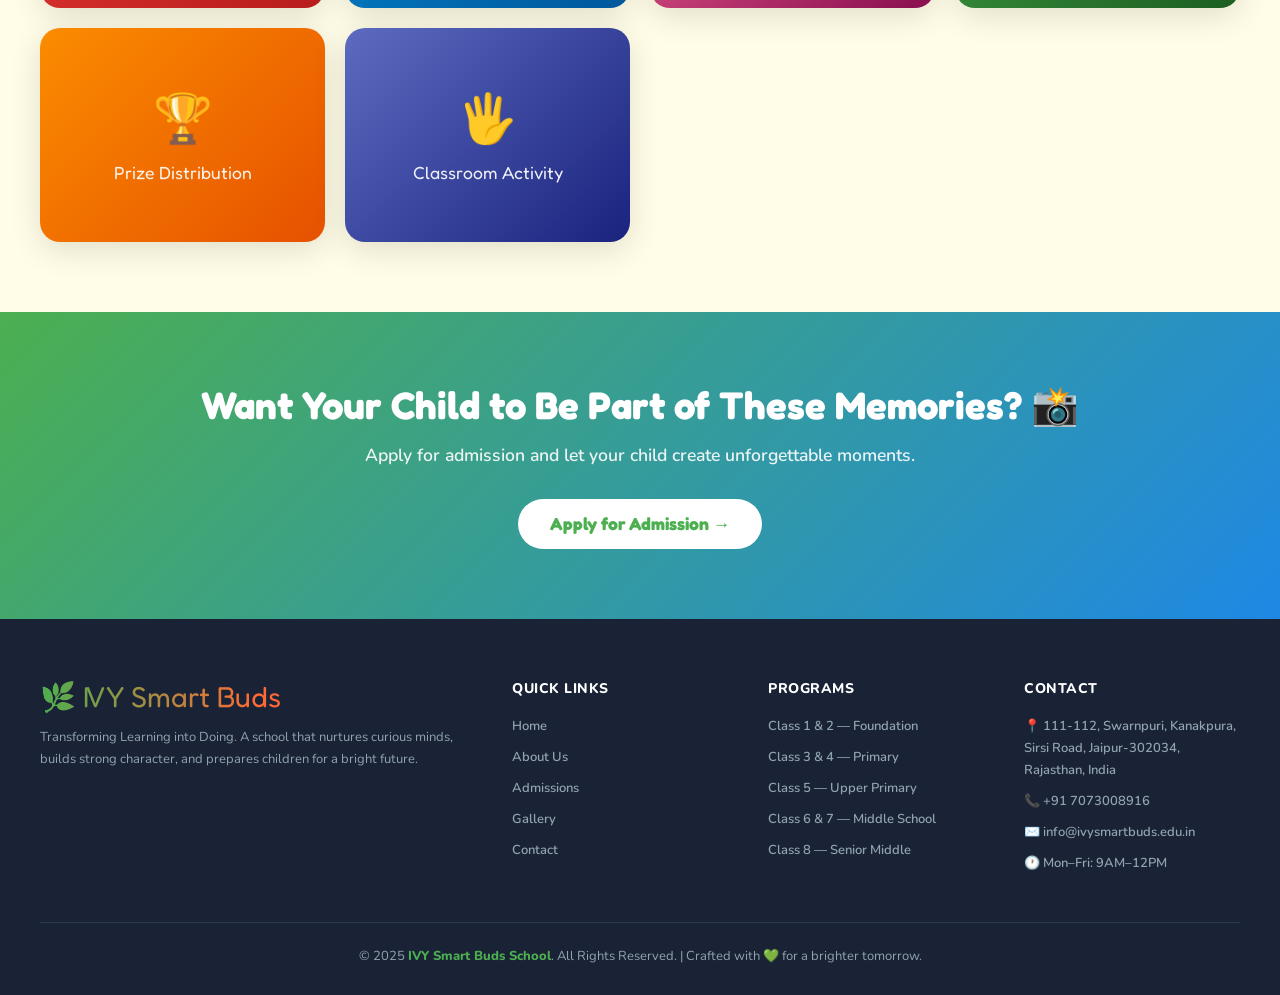
<file: gallery.html>
<!DOCTYPE html>
<html lang="en">
<head>
  <meta charset="UTF-8" />
  <meta name="viewport" content="width=device-width, initial-scale=1.0" />
  <title>IVY Smart Buds School — Gallery</title>
  <link rel="stylesheet" href="css/style.css" />
</head>
<body>

<!-- ═══════════════════════════════════════════════════
     NAVBAR
════════════════════════════════════════════════════ -->
<nav>
  <div class="nav-inner">
    <a class="logo-area" href="index.html">
      <img src="images/qt=q_95.webp" alt="">
    </a>

    <!-- Desktop links -->
    <ul class="nav-links">
      <li><a href="index.html">🏠 Home</a></li>
      <li><a href="about.html">🌟 About</a></li>
      <li><a href="admission.html">📝 Admission</a></li>
      <li><a href="gallery.html">🖼️ Gallery</a></li>
      <li><a href="contact.html" class="nav-cta">📞 Contact</a></li>
    </ul>

    <!-- Hamburger button (mobile) -->
    <button class="hamburger" id="hamburger" aria-label="Toggle menu">
      <span></span><span></span><span></span>
    </button>
  </div>
</nav>

<div class="menu-overlay" id="menuOverlay"></div>
<div class="mobile-menu" id="mobileMenu">
  <ul>
    <li><a href="index.html">🏠 Home</a></li>
    <li><a href="about.html">🌟 About Us</a></li>
    <li><a href="admission.html">📝 Admission</a></li>
    <li><a href="gallery.html">🖼️ Gallery</a></li>
    <li><a href="contact.html">📞 Contact Us</a></li>
  </ul>
</div>

<!-- ═══════════════════════════════════════════════════
     MAIN CONTENT
════════════════════════════════════════════════════ -->
<main>

  <!-- Page Hero -->
  <div class="page-hero hero-blue">
    <h1 style="color:var(--blue)">School Gallery 🖼️</h1>
    <p>Moments of joy, learning, and togetherness at IVY Smart Buds School</p>
  </div>

  <section>
    <div class="section-inner">

      <!-- Filter Buttons -->
      <div class="gallery-filters">
        <button class="filter-btn active" data-filter="all">All</button>
        <button class="filter-btn" data-filter="classroom">Classroom</button>
        <button class="filter-btn" data-filter="sports">Sports</button>
        <button class="filter-btn" data-filter="events">Events</button>
        <button class="filter-btn" data-filter="science">Science</button>
        <button class="filter-btn" data-filter="arts">Arts &amp; Crafts</button>
        <button class="filter-btn" data-filter="annual">Annual Day</button>
      </div>

      <!-- Gallery Grid -->
      <div class="gallery-grid">

        <div class="gallery-item wide" data-category="annual">
          <div class="gallery-thumb" style="background:linear-gradient(135deg,#4CAF50,#2e7d32)">
            🎓
            <span>Annual Day Celebration</span>
          </div>
          <div class="gallery-overlay">
            <div class="gallery-caption">Annual Day 2024 – Grand Celebration</div>
          </div>
        </div>

        <div class="gallery-item" data-category="science">
          <div class="gallery-thumb" style="background:linear-gradient(135deg,#1E88E5,#1565c0)">
            🔬
            <span>Science Lab</span>
          </div>
          <div class="gallery-overlay">
            <div class="gallery-caption">Experiments in Science Lab</div>
          </div>
        </div>

        <div class="gallery-item" data-category="sports">
          <div class="gallery-thumb" style="background:linear-gradient(135deg,#FF6B35,#c62828)">
            🏏
            <span>Sports Day</span>
          </div>
          <div class="gallery-overlay">
            <div class="gallery-caption">Inter-School Sports Day</div>
          </div>
        </div>

        <div class="gallery-item" data-category="arts">
          <div class="gallery-thumb" style="background:linear-gradient(135deg,#8E24AA,#4a148c)">
            🎨
            <span>Art Class</span>
          </div>
          <div class="gallery-overlay">
            <div class="gallery-caption">Creative Arts &amp; Crafts</div>
          </div>
        </div>

        <div class="gallery-item wide" data-category="events">
          <div class="gallery-thumb" style="background:linear-gradient(135deg,#FFD600,#f57f17)">
            🌳
            <span>Nature Walk &amp; Environment Day</span>
          </div>
          <div class="gallery-overlay">
            <div class="gallery-caption">Nature Walk &amp; Environmental Awareness Day</div>
          </div>
        </div>

        <div class="gallery-item" data-category="classroom">
          <div class="gallery-thumb" style="background:linear-gradient(135deg,#00897B,#004d40)">
            📚
            <span>Library Reading</span>
          </div>
          <div class="gallery-overlay">
            <div class="gallery-caption">Story Time in Our Library</div>
          </div>
        </div>

        <div class="gallery-item" data-category="events">
          <div class="gallery-thumb" style="background:linear-gradient(135deg,#E53935,#b71c1c)">
            🎭
            <span>Drama Club</span>
          </div>
          <div class="gallery-overlay">
            <div class="gallery-caption">School Drama &amp; Theatre</div>
          </div>
        </div>

        <div class="gallery-item" data-category="classroom">
          <div class="gallery-thumb" style="background:linear-gradient(135deg,#0288D1,#01579b)">
            💻
            <span>Computer Lab</span>
          </div>
          <div class="gallery-overlay">
            <div class="gallery-caption">Digital Learning Lab</div>
          </div>
        </div>

        <div class="gallery-item" data-category="arts">
          <div class="gallery-thumb" style="background:linear-gradient(135deg,#F06292,#880e4f)">
            🎵
            <span>Music &amp; Dance</span>
          </div>
          <div class="gallery-overlay">
            <div class="gallery-caption">Music &amp; Dance Classes</div>
          </div>
        </div>

        <div class="gallery-item" data-category="sports">
          <div class="gallery-thumb" style="background:linear-gradient(135deg,#43A047,#1b5e20)">
            ⚽
            <span>Football Practice</span>
          </div>
          <div class="gallery-overlay">
            <div class="gallery-caption">Football Practice Session</div>
          </div>
        </div>

        <div class="gallery-item" data-category="annual">
          <div class="gallery-thumb" style="background:linear-gradient(135deg,#FB8C00,#e65100)">
            🏆
            <span>Prize Distribution</span>
          </div>
          <div class="gallery-overlay">
            <div class="gallery-caption">Annual Prize Distribution Ceremony</div>
          </div>
        </div>

        <div class="gallery-item" data-category="classroom">
          <div class="gallery-thumb" style="background:linear-gradient(135deg,#5C6BC0,#1a237e)">
            🖐️
            <span>Classroom Activity</span>
          </div>
          <div class="gallery-overlay">
            <div class="gallery-caption">Interactive Classroom Sessions</div>
          </div>
        </div>

      </div>
    </div>
  </section>

  <!-- CTA -->
  <div class="cta-banner">
    <h2>Want Your Child to Be Part of These Memories? 📸</h2>
    <p>Apply for admission and let your child create unforgettable moments.</p>
    <a href="admission.html" class="btn" style="background:white;color:var(--green);font-family:'Fredoka One',cursive;font-size:1.1rem;">Apply for Admission →</a>
  </div>

</main>

<!-- ═══════════════════════════════════════════════════
     FOOTER
════════════════════════════════════════════════════ -->
<footer>
  <div class="footer-inner">
    <div class="footer-grid">
      <div class="footer-brand">
        <div class="f-logo">🌿 IVY Smart Buds</div>
        <p>Transforming Learning into Doing. A school that nurtures curious minds, builds strong character, and prepares children for a bright future.</p>
      </div>
      <div class="footer-col">
        <h4>Quick Links</h4>
        <ul>
          <li><a href="index.html">Home</a></li>
          <li><a href="about.html">About Us</a></li>
          <li><a href="admission.html">Admissions</a></li>
          <li><a href="gallery.html">Gallery</a></li>
          <li><a href="contact.html">Contact</a></li>
        </ul>
      </div>
      <div class="footer-col">
        <h4>Programs</h4>
        <ul>
          <li><a href="admission.html">Class 1 &amp; 2 — Foundation</a></li>
          <li><a href="admission.html">Class 3 &amp; 4 — Primary</a></li>
          <li><a href="admission.html">Class 5 — Upper Primary</a></li>
          <li><a href="admission.html">Class 6 &amp; 7 — Middle School</a></li>
          <li><a href="admission.html">Class 8 — Senior Middle</a></li>
        </ul>
      </div>
      <div class="footer-col">
        <h4>Contact</h4>
        <ul>
          <li><a>📍 111-112, Swarnpuri, Kanakpura, Sirsi Road, Jaipur-302034, Rajasthan, India</a></li>
          <li><a>📞 +91 7073008916</a></li>
          <li><a>✉️ info@ivysmartbuds.edu.in</a></li>
          <li><a>🕐 Mon–Fri: 9AM–12PM</a></li>
        </ul>
      </div>
    </div>
    <div class="footer-bottom">
      <p>© 2025 <span>IVY Smart Buds School</span>. All Rights Reserved. | Crafted with 💚 for a brighter tomorrow.</p>
    </div>
  </div>
</footer>

<script src="js/main.js"></script>
</body>
</html>
</file>
<file: css/style.css>
/* ============================================================
   IVY SMART BUDS SCHOOL — Main Stylesheet
   Color Theme: Green | Orange | Red | Blue | Yellow
   ============================================================ */

@import url("https://fonts.googleapis.com/css2?family=Nunito:wght@400;600;700;800;900&family=Fredoka+One&display=swap");

/* ===== CSS VARIABLES ===== */
:root {
  --green: #4caf50;
  --green-dark: #2e7d32;
  --orange: #ff6b35;
  --red: #e53935;
  --blue: #1e88e5;
  --blue-light: #42a5f5;
  --yellow: #ffd600;
  --purple: #8e24aa;
  --white: #ffffff;
  --bg: #fffde7;
  --text-dark: #1a1a2e;
  --text-mid: #37474f;
  --radius: 20px;
  --shadow: 0 8px 32px rgba(0, 0, 0, 0.12);
}

/* ===== RESET ===== */
*,
*::before,
*::after {
  margin: 0;
  padding: 0;
  box-sizing: border-box;
}

html {
  scroll-behavior: smooth;
}

body {
  font-family: "Nunito", sans-serif;
  background: var(--bg);
  color: var(--text-dark);
  overflow-x: hidden;
}

/* ===== NAVBAR ===== */
nav {
  background: var(--white);
  box-shadow: 0 4px 20px rgba(0, 0, 0, 0.1);
  position: sticky;
  top: 0;
  z-index: 1000;
  padding: 0 2rem;
}

.nav-inner {
  max-width: 1200px;
  margin: 0 auto;
  display: flex;
  align-items: center;
  justify-content: space-between;
  height: 110px;
  position: relative;
}

/* Logo */
.logo-area img{
  width: 100%;
  height: 110px;

}
.logo-icon {
  width: 52px;
  height: 52px;
  background: linear-gradient(135deg, var(--green), var(--blue));
  border-radius: 50%;
  display: flex;
  align-items: center;
  justify-content: center;
  font-family: "Fredoka One", cursive;
  font-size: 22px;
  color: white;
  box-shadow: 0 4px 12px rgba(76, 175, 80, 0.4);
  flex-shrink: 0;
}
.logo-text {
  line-height: 1.1;
}
.logo-text .ivy {
  font-family: "Fredoka One", cursive;
  font-size: 22px;
  background: linear-gradient(90deg, var(--green), var(--orange), var(--red));
  -webkit-background-clip: text;
  -webkit-text-fill-color: transparent;
  background-clip: text;
}
.logo-text .smart {
  font-size: 11px;
  font-weight: 800;
  color: var(--blue);
  letter-spacing: 1px;
  text-transform: uppercase;
}

/* Desktop nav links */
.nav-links {
  display: flex;
  gap: 4px;
  list-style: none;
}
.nav-links a {
  text-decoration: none;
  font-weight: 700;
  font-size: 15px;
  color: var(--text-mid);
  padding: 8px 16px;
  border-radius: 50px;
  transition: all 0.3s;
  white-space: nowrap;
}
.nav-links a:hover,
.nav-links a.active {
  background: var(--green);
  color: white;
  transform: translateY(-2px);
  box-shadow: 0 4px 12px rgba(76, 175, 80, 0.35);
}
.nav-cta {
  background: linear-gradient(135deg, var(--orange), var(--red)) !important;
  color: white !important;
  box-shadow: 0 4px 14px rgba(255, 107, 53, 0.4) !important;
}
.nav-cta:hover {
  transform: translateY(-2px) scale(1.04) !important;
}

/* Hamburger button */
.hamburger {
  display: none;
  flex-direction: column;
  justify-content: center;
  align-items: center;
  gap: 5px;
  width: 44px;
  height: 44px;
  border-radius: 12px;
  background: #f1f8f1;
  border: none;
  cursor: pointer;
  transition: background 0.3s;
  z-index: 1100;
  flex-shrink: 0;
}
.hamburger:hover {
  background: #e0f2e0;
}
.hamburger span {
  display: block;
  width: 22px;
  height: 2.5px;
  background: var(--green-dark);
  border-radius: 4px;
  transition: all 0.35s cubic-bezier(0.4, 0, 0.2, 1);
  transform-origin: center;
}

/* Hamburger → X animation */
.hamburger.open span:nth-child(1) {
  transform: translateY(7.5px) rotate(45deg);
}
.hamburger.open span:nth-child(2) {
  opacity: 0;
  transform: scaleX(0);
}
.hamburger.open span:nth-child(3) {
  transform: translateY(-7.5px) rotate(-45deg);
}

/* Mobile menu drawer */
.mobile-menu {
  display: none;
  position: fixed;
  top: 100px;
  left: 0;
  right: 0;
  background: white;
  z-index: 999;
  box-shadow: 0 8px 32px rgba(0, 0, 0, 0.14);
  transform: translateY(-10px);
  opacity: 0;
  pointer-events: none;
  transition: all 0.35s cubic-bezier(0.4, 0, 0.2, 1);
  border-radius: 0 0 24px 24px;
  padding: 12px 20px 20px;
}
.mobile-menu.open {
  transform: translateY(0);
  opacity: 1;
  pointer-events: all;
}
.mobile-menu ul {
  list-style: none;
}
.mobile-menu ul li {
  border-bottom: 1px solid #f0f0f0;
}
.mobile-menu ul li:last-child {
  border-bottom: none;
}
.mobile-menu ul li a {
  display: flex;
  align-items: center;
  gap: 10px;
  padding: 14px 12px;
  text-decoration: none;
  font-weight: 700;
  font-size: 16px;
  color: var(--text-dark);
  border-radius: 12px;
  transition: all 0.2s;
}
.mobile-menu ul li a:hover,
.mobile-menu ul li a.active {
  background: #f1f8f1;
  color: var(--green);
  padding-left: 20px;
}
.mobile-menu ul li:last-child a {
  margin-top: 8px;
  background: linear-gradient(135deg, var(--orange), var(--red));
  color: white;
  border-radius: 50px;
  justify-content: center;
}

/* Overlay behind mobile menu */
.menu-overlay {
  display: none;
  position: fixed;
  inset: 0;
  background: rgba(0, 0, 0, 0.25);
  z-index: 998;
}
.menu-overlay.open {
  display: block;
}

/* ===== PAGE FADE ANIMATION ===== */
main {
  animation: pageFadeIn 0.45s ease;
}
@keyframes pageFadeIn {
  from {
    opacity: 0;
    transform: translateY(12px);
  }
  to {
    opacity: 1;
    transform: translateY(0);
  }
}

/* ===== UTILITY ===== */
.section-inner {
  max-width: 1200px;
  margin: 0 auto;
}
section {
  padding: 70px 2rem;
}

.section-title {
  font-family: "Fredoka One", cursive;
  font-size: 2.2rem;
  text-align: center;
  margin-bottom: 10px;
}
.section-sub {
  text-align: center;
  color: var(--text-mid);
  font-size: 1.05rem;
  font-weight: 600;
  margin-bottom: 48px;
}
.section-divider {
  width: 60px;
  height: 5px;
  border-radius: 10px;
  margin: 10px auto 20px;
}

/* ===== BUTTONS ===== */
.btn {
  padding: 14px 32px;
  border-radius: 50px;
  font-family: "Nunito", sans-serif;
  font-weight: 800;
  font-size: 15px;
  cursor: pointer;
  border: none;
  transition: all 0.3s;
  text-decoration: none;
  display: inline-block;
}
.btn-primary {
  background: linear-gradient(135deg, var(--green), var(--green-dark));
  color: white;
  box-shadow: 0 6px 20px rgba(76, 175, 80, 0.4);
}
.btn-primary:hover {
  transform: translateY(-3px);
  box-shadow: 0 10px 28px rgba(76, 175, 80, 0.5);
}
.btn-secondary {
  background: linear-gradient(135deg, var(--orange), var(--red));
  color: white;
  box-shadow: 0 6px 20px rgba(255, 107, 53, 0.4);
}
.btn-secondary:hover {
  transform: translateY(-3px);
}
.btn-outline {
  background: white;
  color: var(--blue);
  border: 2.5px solid var(--blue);
}
.btn-outline:hover {
  background: var(--blue);
  color: white;
  transform: translateY(-3px);
}

/* ===== HERO (HOME) ===== */
.hero {
  background: linear-gradient(135deg, #e8f5e9 0%, #e3f2fd 45%, #fff9c4 100%);
  padding: 90px 2rem 70px;
  text-align: center;
  position: relative;
  overflow: hidden;
}
.hero::before {
  content: "";
  position: absolute;
  width: 600px;
  height: 600px;
  border-radius: 50%;
  background: radial-gradient(circle, rgba(76, 175, 80, 0.12), transparent 70%);
  top: -200px;
  left: -100px;
}
.hero::after {
  content: "";
  position: absolute;
  width: 400px;
  height: 400px;
  border-radius: 50%;
  background: radial-gradient(circle, rgba(30, 136, 229, 0.1), transparent 70%);
  bottom: -100px;
  right: -50px;
}
.hero-badge {
  display: inline-block;
  background: linear-gradient(90deg, var(--green), var(--blue-light));
  color: white;
  padding: 7px 22px;
  border-radius: 50px;
  font-size: 13px;
  font-weight: 800;
  letter-spacing: 1px;
  margin-bottom: 24px;
  text-transform: uppercase;
  position: relative;
  z-index: 1;
}
.hero h1 {
  font-family: "Fredoka One", cursive;
  font-size: clamp(2.2rem, 5vw, 4.2rem);
  line-height: 1.15;
  margin-bottom: 16px;
  position: relative;
  z-index: 1;
}
.hero h1 .c-green {
  color: var(--green);
}
.hero h1 .c-orange {
  color: var(--orange);
}
.hero h1 .c-blue {
  color: var(--blue);
}
.hero h1 .c-red {
  color: var(--red);
}
.hero-tagline {
  font-family: "Fredoka One", cursive;
  font-size: 1.2rem;
  color: var(--orange);
  margin-bottom: 16px;
  position: relative;
  z-index: 1;
}
.hero-sub {
  font-size: 1.1rem;
  color: var(--text-mid);
  max-width: 600px;
  margin: 0 auto 36px;
  font-weight: 600;
  position: relative;
  z-index: 1;
}
.hero-btns {
  display: flex;
  gap: 14px;
  justify-content: center;
  flex-wrap: wrap;
  position: relative;
  z-index: 1;
}

/* Floating circles */
.floaty {
  position: absolute;
  border-radius: 50%;
  opacity: 0.16;
  animation: float 6s ease-in-out infinite;
}
.floaty-1 {
  width: 80px;
  height: 80px;
  background: var(--orange);
  top: 10%;
  left: 4%;
}
.floaty-2 {
  width: 50px;
  height: 50px;
  background: var(--blue);
  top: 60%;
  left: 7%;
  animation-delay: 1s;
}
.floaty-3 {
  width: 100px;
  height: 100px;
  background: var(--yellow);
  top: 12%;
  right: 5%;
  animation-delay: 2s;
}
.floaty-4 {
  width: 60px;
  height: 60px;
  background: var(--red);
  top: 65%;
  right: 4%;
  animation-delay: 0.5s;
}
@keyframes float {
  0%,
  100% {
    transform: translateY(0);
  }
  50% {
    transform: translateY(-18px);
  }
}

/* ===== STATS BAR ===== */
.stats-bar {
  background: white;
  padding: 30px 2rem;
  box-shadow: 0 4px 20px rgba(0, 0, 0, 0.06);
}
.stats-inner {
  max-width: 1000px;
  margin: 0 auto;
  display: grid;
  grid-template-columns: repeat(4, 1fr);
  gap: 20px;
  text-align: center;
}
.stat-num {
  font-family: "Fredoka One", cursive;
  font-size: 2.4rem;
  line-height: 1;
}
.stat-label {
  font-size: 13px;
  font-weight: 700;
  color: var(--text-mid);
  margin-top: 4px;
}
.stat-item:nth-child(1) .stat-num {
  color: var(--green);
}
.stat-item:nth-child(2) .stat-num {
  color: var(--orange);
}
.stat-item:nth-child(3) .stat-num {
  color: var(--blue);
}
.stat-item:nth-child(4) .stat-num {
  color: var(--red);
}

/* ===== FEATURE CARDS ===== */
.features-grid {
  display: grid;
  grid-template-columns: repeat(auto-fit, minmax(240px, 1fr));
  gap: 24px;
}
.feature-card {
  background: white;
  border-radius: var(--radius);
  padding: 32px 24px;
  text-align: center;
  box-shadow: var(--shadow);
  transition:
    transform 0.3s,
    box-shadow 0.3s;
  border-top: 4px solid transparent;
}
.feature-card:hover {
  transform: translateY(-8px);
  box-shadow: 0 16px 40px rgba(0, 0, 0, 0.14);
}
.feature-card:nth-child(1) {
  border-top-color: var(--green);
}
.feature-card:nth-child(2) {
  border-top-color: var(--orange);
}
.feature-card:nth-child(3) {
  border-top-color: var(--blue);
}
.feature-card:nth-child(4) {
  border-top-color: var(--red);
}
.feature-card:nth-child(5) {
  border-top-color: var(--yellow);
}
.feature-card:nth-child(6) {
  border-top-color: var(--purple);
}
.feature-icon {
  font-size: 3rem;
  margin-bottom: 16px;
  display: block;
}
.feature-card h3 {
  font-family: "Fredoka One", cursive;
  font-size: 1.25rem;
  margin-bottom: 10px;
}
.feature-card p {
  font-size: 0.92rem;
  color: var(--text-mid);
  line-height: 1.6;
  font-weight: 600;
}

/* ===== PROGRAMS ===== */
.programs-grid {
  display: grid;
  grid-template-columns: repeat(auto-fit, minmax(200px, 1fr));
  gap: 20px;
}
.program-card {
  border-radius: var(--radius);
  padding: 30px 20px;
  text-align: center;
  color: white;
  cursor: default;
  transition: transform 0.3s;
}
.program-card:hover {
  transform: scale(1.05);
}
.program-card:nth-child(1) {
  background: linear-gradient(135deg, #4caf50, #2e7d32);
}
.program-card:nth-child(2) {
  background: linear-gradient(135deg, #ff6b35, #c62828);
}
.program-card:nth-child(3) {
  background: linear-gradient(135deg, #1e88e5, #1565c0);
}
.program-card:nth-child(4) {
  background: linear-gradient(135deg, #8e24aa, #4a148c);
}
.program-card:nth-child(5) {
  background: linear-gradient(135deg, #ffd600, #f57f17);
}
.prog-icon {
  font-size: 2.8rem;
  margin-bottom: 12px;
}
.program-card h3 {
  font-family: "Fredoka One", cursive;
  font-size: 1.2rem;
}
.program-card p {
  font-size: 0.85rem;
  opacity: 0.9;
  margin-top: 6px;
  font-weight: 600;
}

/* ===== TESTIMONIALS ===== */
.testimonials-grid {
  display: grid;
  grid-template-columns: repeat(auto-fit, minmax(280px, 1fr));
  gap: 24px;
}
.testimonial-card {
  background: white;
  border-radius: var(--radius);
  padding: 28px;
  box-shadow: var(--shadow);
  position: relative;
}
.testimonial-card::before {
  content: '"';
  font-family: "Fredoka One", cursive;
  font-size: 5rem;
  color: var(--green);
  opacity: 0.14;
  position: absolute;
  top: 10px;
  left: 20px;
  line-height: 1;
}
.testimonial-text {
  font-size: 0.95rem;
  color: var(--text-mid);
  line-height: 1.7;
  font-weight: 600;
  margin-bottom: 20px;
}
.testimonial-author {
  display: flex;
  align-items: center;
  gap: 12px;
}
.author-avatar {
  width: 44px;
  height: 44px;
  border-radius: 50%;
  display: flex;
  align-items: center;
  justify-content: center;
  font-size: 1.3rem;
  font-weight: 800;
  color: white;
}
.author-info strong {
  font-weight: 800;
  font-size: 0.95rem;
}
.author-info span {
  font-size: 0.8rem;
  color: var(--text-mid);
  display: block;
  font-weight: 600;
}

/* ===== CTA BANNER ===== */
.cta-banner {
  background: linear-gradient(135deg, var(--green), var(--blue));
  color: white;
  text-align: center;
  padding: 70px 2rem;
}
.cta-banner h2 {
  font-family: "Fredoka One", cursive;
  font-size: 2.4rem;
  margin-bottom: 14px;
}
.cta-banner p {
  font-size: 1.1rem;
  opacity: 0.9;
  font-weight: 600;
  margin-bottom: 32px;
}

/* ===== PAGE HERO VARIANTS ===== */
.page-hero {
  padding: 70px 2rem 50px;
  text-align: center;
}
.page-hero h1 {
  font-family: "Fredoka One", cursive;
  font-size: clamp(2rem, 5vw, 3rem);
  margin-bottom: 12px;
}
.page-hero p {
  color: var(--text-mid);
  font-weight: 600;
  max-width: 600px;
  margin: 0 auto;
}

.hero-green {
  background: linear-gradient(135deg, #e8f5e9, #e3f2fd);
}
.hero-yellow {
  background: linear-gradient(135deg, #fff9c4, #fff3e0);
}
.hero-blue {
  background: linear-gradient(135deg, #e3f2fd, #f3e5f5);
}
.hero-pink {
  background: linear-gradient(135deg, #fce4ec, #e8f5e9);
}

/* ===== ABOUT PAGE ===== */
.about-mission {
  display: grid;
  grid-template-columns: 1fr 1fr;
  gap: 40px;
  align-items: center;
  max-width: 1100px;
  margin: 0 auto;
  padding: 60px 2rem;
}
.mission-visual {
  background: linear-gradient(135deg, var(--green), var(--blue));
  border-radius: var(--radius);
  padding: 50px 40px;
  text-align: center;
  color: white;
}
.mission-visual .big-icon {
  font-size: 5rem;
  margin-bottom: 16px;
}
.mission-visual h3 {
  font-family: "Fredoka One", cursive;
  font-size: 1.8rem;
  margin-bottom: 10px;
}
.mission-visual p {
  opacity: 0.92;
  font-weight: 600;
  line-height: 1.7;
}
.mission-text h2 {
  font-family: "Fredoka One", cursive;
  font-size: 2rem;
  color: var(--orange);
  margin-bottom: 16px;
}
.mission-text p {
  color: var(--text-mid);
  line-height: 1.8;
  font-weight: 600;
  margin-bottom: 14px;
}

.values-section {
  background: white;
  padding: 60px 2rem;
}
.values-grid {
  display: grid;
  grid-template-columns: repeat(auto-fit, minmax(180px, 1fr));
  gap: 20px;
  max-width: 1100px;
  margin: 0 auto;
}
.value-card {
  text-align: center;
  padding: 28px 20px;
  border-radius: var(--radius);
  transition: transform 0.3s;
}
.value-card:hover {
  transform: translateY(-6px);
}
.value-card:nth-child(1) {
  background: #e8f5e9;
}
.value-card:nth-child(2) {
  background: #fff3e0;
}
.value-card:nth-child(3) {
  background: #e3f2fd;
}
.value-card:nth-child(4) {
  background: #fce4ec;
}
.value-card:nth-child(5) {
  background: #f3e5f5;
}
.value-card .v-icon {
  font-size: 2.5rem;
  margin-bottom: 12px;
}
.value-card h3 {
  font-family: "Fredoka One", cursive;
  font-size: 1.1rem;
  margin-bottom: 8px;
}
.value-card p {
  font-size: 0.88rem;
  color: var(--text-mid);
  font-weight: 600;
}

.team-section {
  padding: 60px 2rem;
}
.team-grid {
  display: grid;
  grid-template-columns: repeat(auto-fit, minmax(200px, 1fr));
  gap: 24px;
  max-width: 1100px;
  margin: 0 auto;
}
.team-card {
  background: white;
  border-radius: var(--radius);
  padding: 28px 20px;
  text-align: center;
  box-shadow: var(--shadow);
  transition: transform 0.3s;
}
.team-card:hover {
  transform: translateY(-6px);
}
.team-avatar {
  width: 80px;
  height: 80px;
  border-radius: 50%;
  margin: 0 auto 16px;
  display: flex;
  align-items: center;
  justify-content: center;
  font-size: 2rem;
  color: white;
}
.team-card h3 {
  font-family: "Fredoka One", cursive;
  font-size: 1.1rem;
}
.team-card .role {
  font-size: 0.85rem;
  color: var(--text-mid);
  font-weight: 700;
  margin-top: 4px;
}

/* ===== ADMISSION PAGE ===== */
.steps-row {
  display: grid;
  grid-template-columns: repeat(auto-fit, minmax(200px, 1fr));
  gap: 20px;
  margin-bottom: 50px;
}
.step-card {
  background: white;
  border-radius: var(--radius);
  padding: 28px 20px;
  text-align: center;
  box-shadow: var(--shadow);
}
.step-num {
  width: 46px;
  height: 46px;
  border-radius: 50%;
  display: flex;
  align-items: center;
  justify-content: center;
  font-family: "Fredoka One", cursive;
  font-size: 1.3rem;
  color: white;
  margin: 0 auto 14px;
}
.step-card:nth-child(1) .step-num {
  background: var(--green);
}
.step-card:nth-child(2) .step-num {
  background: var(--orange);
}
.step-card:nth-child(3) .step-num {
  background: var(--blue);
}
.step-card:nth-child(4) .step-num {
  background: var(--red);
}
.step-card h3 {
  font-family: "Fredoka One", cursive;
  font-size: 1.05rem;
  margin-bottom: 8px;
}
.step-card p {
  font-size: 0.88rem;
  color: var(--text-mid);
  font-weight: 600;
}

/* Form styles */
.admission-form-wrap {
  background: white;
  border-radius: var(--radius);
  box-shadow: var(--shadow);
  padding: 48px;
  margin-bottom: 60px;
}
.form-title {
  font-family: "Fredoka One", cursive;
  font-size: 1.8rem;
  color: var(--green);
  margin-bottom: 28px;
}
.form-grid {
  display: grid;
  grid-template-columns: 1fr 1fr;
  gap: 20px;
}
.form-group {
  display: flex;
  flex-direction: column;
  gap: 6px;
}
.form-group.full {
  grid-column: 1 / -1;
}
.form-group label {
  font-weight: 800;
  font-size: 12px;
  color: var(--text-dark);
  text-transform: uppercase;
  letter-spacing: 0.6px;
}
.form-group input,
.form-group select,
.form-group textarea {
  padding: 12px 16px;
  border: 2.5px solid #e0e0e0;
  border-radius: 12px;
  font-family: "Nunito", sans-serif;
  font-size: 14px;
  font-weight: 600;
  color: var(--text-dark);
  transition:
    border-color 0.3s,
    background 0.2s;
  outline: none;
  background: #fafafa;
}
.form-group input:focus,
.form-group select:focus,
.form-group textarea:focus {
  border-color: var(--green);
  background: white;
}
.form-group textarea {
  resize: vertical;
  min-height: 100px;
}
.submit-btn {
  margin-top: 28px;
  width: 100%;
  padding: 16px;
  background: linear-gradient(135deg, var(--green), var(--green-dark));
  color: white;
  border: none;
  border-radius: 50px;
  font-family: "Fredoka One", cursive;
  font-size: 1.2rem;
  cursor: pointer;
  box-shadow: 0 6px 20px rgba(76, 175, 80, 0.4);
  transition:
    transform 0.3s,
    box-shadow 0.3s;
  letter-spacing: 0.5px;
}
.submit-btn:hover {
  transform: translateY(-3px);
  box-shadow: 0 10px 28px rgba(76, 175, 80, 0.5);
}

/* Fee table */
.fee-table h2 {
  font-family: "Fredoka One", cursive;
  font-size: 1.8rem;
  color: var(--blue);
  margin-bottom: 24px;
}
table {
  width: 100%;
  border-collapse: collapse;
  background: white;
  border-radius: var(--radius);
  overflow: hidden;
  box-shadow: var(--shadow);
}
thead {
  background: linear-gradient(135deg, var(--blue), var(--blue-light));
  color: white;
}
thead th {
  padding: 16px 20px;
  text-align: left;
  font-size: 14px;
  font-weight: 800;
  letter-spacing: 0.5px;
}
tbody td {
  padding: 14px 20px;
  font-size: 14px;
  font-weight: 600;
  border-bottom: 1px solid #f0f0f0;
}
tbody tr:nth-child(even) {
  background: #f8f9ff;
}
tbody tr:hover {
  background: #e3f2fd;
  transition: background 0.2s;
}
.badge {
  display: inline-block;
  padding: 4px 12px;
  border-radius: 50px;
  font-size: 12px;
  font-weight: 800;
}
.badge-green {
  background: #e8f5e9;
  color: var(--green-dark);
}
.badge-orange {
  background: #fff3e0;
  color: #e65100;
}
.badge-blue {
  background: #e3f2fd;
  color: #1565c0;
}

/* ===== GALLERY PAGE ===== */
.gallery-filters {
  display: flex;
  gap: 10px;
  justify-content: center;
  flex-wrap: wrap;
  margin-bottom: 36px;
}
.filter-btn {
  padding: 9px 22px;
  border-radius: 50px;
  font-weight: 800;
  font-size: 13px;
  cursor: pointer;
  border: 2.5px solid #e0e0e0;
  background: white;
  color: var(--text-mid);
  transition: all 0.3s;
  font-family: "Nunito", sans-serif;
}
.filter-btn:hover,
.filter-btn.active {
  background: var(--blue);
  border-color: var(--blue);
  color: white;
  transform: translateY(-2px);
  box-shadow: 0 4px 14px rgba(30, 136, 229, 0.3);
}
.gallery-grid {
  display: grid;
  grid-template-columns: repeat(auto-fill, minmax(260px, 1fr));
  gap: 20px;
  max-width: 1200px;
  margin: 0 auto;
}
.gallery-item {
  border-radius: var(--radius);
  overflow: hidden;
  box-shadow: var(--shadow);
  position: relative;
  cursor: pointer;
  transition:
    transform 0.3s,
    box-shadow 0.3s;
  aspect-ratio: 4/3;
}
.gallery-item:hover {
  transform: scale(1.03);
  box-shadow: 0 16px 40px rgba(0, 0, 0, 0.18);
}
.gallery-item.wide {
  grid-column: span 2;
}
.gallery-thumb {
  width: 100%;
  height: 100%;
  display: flex;
  align-items: center;
  justify-content: center;
  flex-direction: column;
  gap: 10px;
  color: white;
  font-size: 3rem;
}
.gallery-thumb span {
  font-family: "Fredoka One", cursive;
  font-size: 1.1rem;
  text-align: center;
  opacity: 0.92;
  padding: 0 12px;
}
.gallery-overlay {
  position: absolute;
  inset: 0;
  background: rgba(0, 0, 0, 0.42);
  display: flex;
  align-items: flex-end;
  padding: 16px;
  opacity: 0;
  transition: opacity 0.3s;
}
.gallery-item:hover .gallery-overlay {
  opacity: 1;
}
.gallery-caption {
  color: white;
  font-weight: 800;
  font-size: 14px;
}

/* ===== CONTACT PAGE ===== */
.contact-content {
  max-width: 1100px;
  margin: 0 auto;
  padding: 60px 2rem;
  display: grid;
  grid-template-columns: 1fr 1.4fr;
  gap: 40px;
}
.contact-info h2 {
  font-family: "Fredoka One", cursive;
  font-size: 1.7rem;
  color: var(--green);
  margin-bottom: 24px;
}
.contact-card {
  background: white;
  border-radius: var(--radius);
  padding: 20px;
  box-shadow: var(--shadow);
  margin-bottom: 16px;
  display: flex;
  gap: 16px;
  align-items: flex-start;
}
.contact-card-icon {
  width: 44px;
  height: 44px;
  min-width: 44px;
  border-radius: 12px;
  display: flex;
  align-items: center;
  justify-content: center;
  font-size: 1.3rem;
}
.contact-card h4 {
  font-weight: 800;
  font-size: 14px;
  margin-bottom: 4px;
}
.contact-card p {
  font-size: 13px;
  color: var(--text-mid);
  font-weight: 600;
  line-height: 1.6;
}
.social-row {
  display: flex;
  gap: 10px;
  margin-top: 20px;
  flex-wrap: wrap;
}
.social-btn {
  width: 44px;
  height: 44px;
  border-radius: 12px;
  display: flex;
  align-items: center;
  justify-content: center;
  font-size: 1.3rem;
  text-decoration: none;
  cursor: pointer;
  transition: transform 0.3s;
  font-weight: 900;
  font-family: serif;
}
.social-btn:hover {
  transform: translateY(-4px) scale(1.12);
}
.map-box {
  border-radius: var(--radius);
  background: linear-gradient(135deg, #e3f2fd, #e8f5e9);
  height: 180px;
  display: flex;
  align-items: center;
  justify-content: center;
  margin-top: 20px;
  box-shadow: var(--shadow);
  flex-direction: column;
  gap: 8px;
  color: var(--text-mid);
  font-weight: 700;
}
.contact-form-box {
  background: white;
  border-radius: var(--radius);
  padding: 40px;
  box-shadow: var(--shadow);
}
.contact-form-box h2 {
  font-family: "Fredoka One", cursive;
  font-size: 1.7rem;
  color: var(--orange);
  margin-bottom: 24px;
}
.contact-form-inner {
  display: flex;
  flex-direction: column;
  gap: 16px;
}

/* ===== FOOTER ===== */
footer {
  background: #1a2236;
  color: #90a4ae;
  padding: 60px 2rem 30px;
}
.footer-inner {
  max-width: 1200px;
  margin: 0 auto;
}
.footer-grid {
  display: grid;
  grid-template-columns: 2fr 1fr 1fr 1fr;
  gap: 40px;
  margin-bottom: 40px;
}
.footer-brand .f-logo {
  font-family: "Fredoka One", cursive;
  font-size: 1.8rem;
  background: linear-gradient(90deg, var(--green), var(--orange), var(--red));
  -webkit-background-clip: text;
  -webkit-text-fill-color: transparent;
  background-clip: text;
  margin-bottom: 12px;
}
.footer-brand p {
  font-size: 13px;
  line-height: 1.7;
}
.footer-col h4 {
  color: white;
  font-weight: 800;
  margin-bottom: 16px;
  font-size: 14px;
  text-transform: uppercase;
  letter-spacing: 0.5px;
}
.footer-col ul {
  list-style: none;
}
.footer-col ul li {
  margin-bottom: 9px;
}
.footer-col ul li a {
  color: #90a4ae;
  text-decoration: none;
  font-size: 13px;
  font-weight: 600;
  transition: color 0.3s;
}
.footer-col ul li a:hover {
  color: var(--green);
}
.footer-bottom {
  border-top: 1px solid #2a3a50;
  padding-top: 24px;
  text-align: center;
  font-size: 13px;
}
.footer-bottom span {
  color: var(--green);
  font-weight: 800;
}

/* ===== SUCCESS TOAST ===== */
.toast {
  position: fixed;
  bottom: 30px;
  right: 30px;
  background: var(--green-dark);
  color: white;
  padding: 16px 24px;
  border-radius: 16px;
  font-weight: 700;
  font-size: 15px;
  box-shadow: 0 8px 24px rgba(0, 0, 0, 0.25);
  z-index: 9999;
  transform: translateY(80px);
  opacity: 0;
  transition: all 0.4s cubic-bezier(0.4, 0, 0.2, 1);
}
.toast.show {
  transform: translateY(0);
  opacity: 1;
}

/* ===== RESPONSIVE ===== */
@media (max-width: 900px) {
  .nav-links {
    display: none;
  }
  .hamburger {
    display: flex;
  }
  .mobile-menu {
    display: block;
  }
  .footer-grid {
    grid-template-columns: 1fr 1fr;
    gap: 28px;
  }
  .about-mission {
    grid-template-columns: 1fr;
    padding: 40px 2rem;
  }
  .contact-content {
    grid-template-columns: 1fr;
    padding: 40px 2rem;
  }
}

@media (max-width: 600px) {
  .stats-inner {
    grid-template-columns: 1fr 1fr;
  }
  .footer-grid {
    grid-template-columns: 1fr;
  }
  .form-grid {
    grid-template-columns: 1fr;
  }
  .admission-form-wrap {
    padding: 24px 18px;
  }
  .gallery-item.wide {
    grid-column: span 1;
  }
  .hero-btns {
    flex-direction: column;
    align-items: center;
  }
  .btn {
    width: 100%;
    max-width: 300px;
    text-align: center;
  }
  .cta-banner h2 {
    font-size: 1.8rem;
  }
}
</file>
